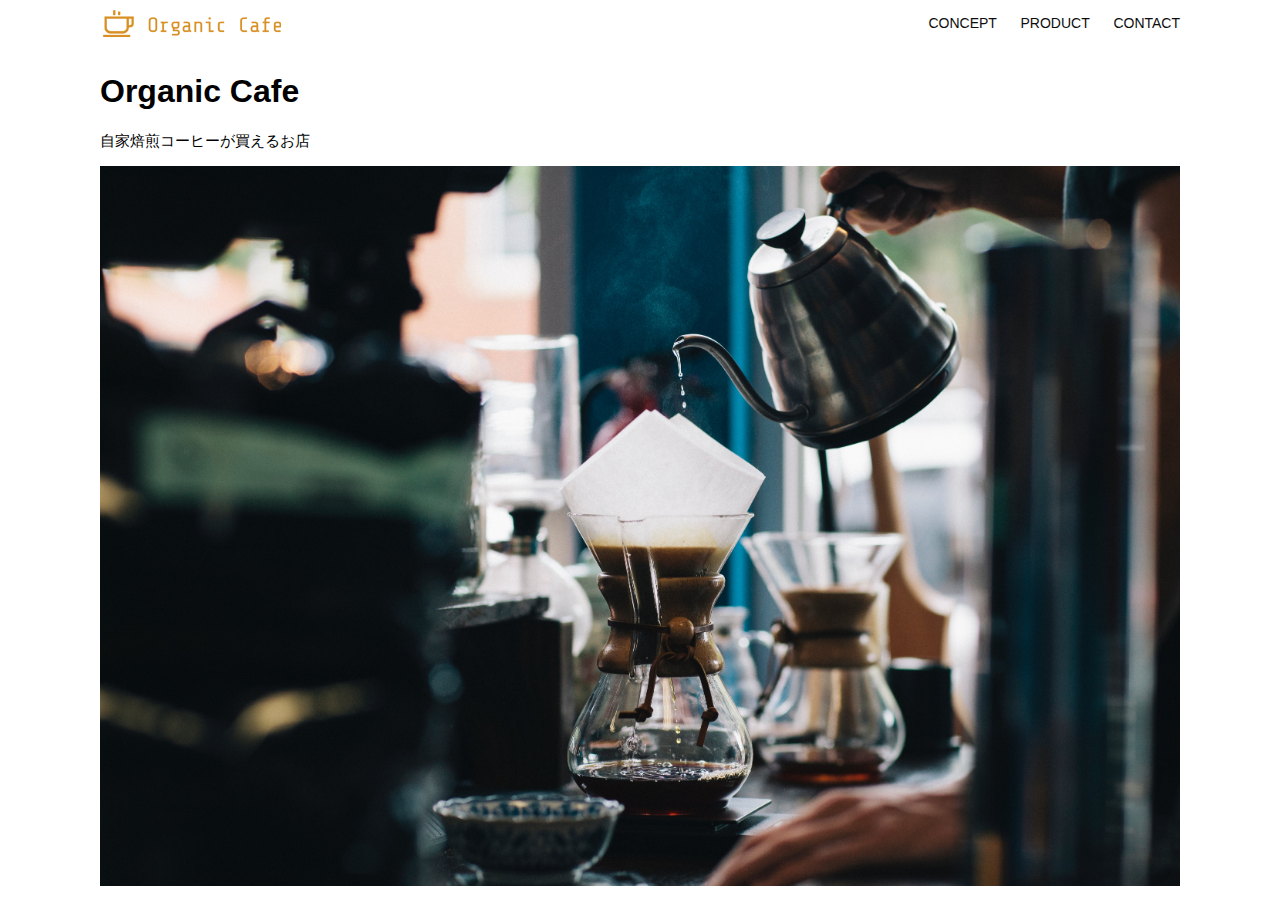
<file: kadai_013/index.html>
<!DOCTYPE html>
<html>
  <head>
    <title>Organic Cafe</title>
    <meta charset="UTF-8" />
    <meta
      name="description"
      content="自家焙煎のコーヒーがお家で楽しめるOrganic Cafe"
    />
    <meta name="viewport" content="width=device-width, initial-scale=1.0" />
    <link rel="stylesheet" href="style.css" />
  </head>
  <body>
    <!-- ヘッダー -->
    <header>
      <!-- ロゴ -->
      <a href="index.html" id="logo"
        ><img src="images/logo.png" alt="トップページに戻る"
      /></a>

      <!-- PC用ナビゲーション -->
      <nav id="nav-pc">
        <a href="index.html#concept">CONCEPT</a>
        <a href="index.html#product">PRODUCT</a>
        <a href="index.html#contact">CONTACT</a>
      </nav>
      
      <img id="menu-sp" src="images/button-menu.png" alt="ナビゲーションを開く" onclick="document.getElementById('nav-sp').style.display = 'block'">

      <nav id="nav-sp">
        <img id="close" src="images/button-close.png" alt="ナビゲーションを閉じる" onclick="document.getElementById('nav-sp').style.display = 'none'">
      
        <a id="logo-sp" href="index.html" onclick="document.getElementById('nav-sp').style.display = 'none'">
          <img src="images/logo-sp.png" alt="トップページに戻る"></a>
      
        <a class="menu" href="index.html#concept" onclick="document.getElementById('nav-sp').style.display = 'none'">CONCEPT</a>
        <a class="menu" href="index.html#product" onclick="document.getElementById('nav-sp').style.display = 'none'">PRODUCT</a>
        <a class="menu" href="index.html#contact" onclick="document.getElementById('nav-sp').style.display = 'none'">CONTACT</a>

      </nav>

    </header>
    <main>
      <article>
        <!-- メインビジュアル -->
        <section id="main-visual">
          <div id="main-message">
            <h1>Organic Cafe</h1>
            <p>自家焙煎コーヒーが買えるお店</p>
          </div>
          <img
            src="images/main-image.jpg"
            alt="コーヒーをハンドドリップで淹れる画像"
          />
        </section>
      </article>
    </main>
  </body>
</html>
</file>
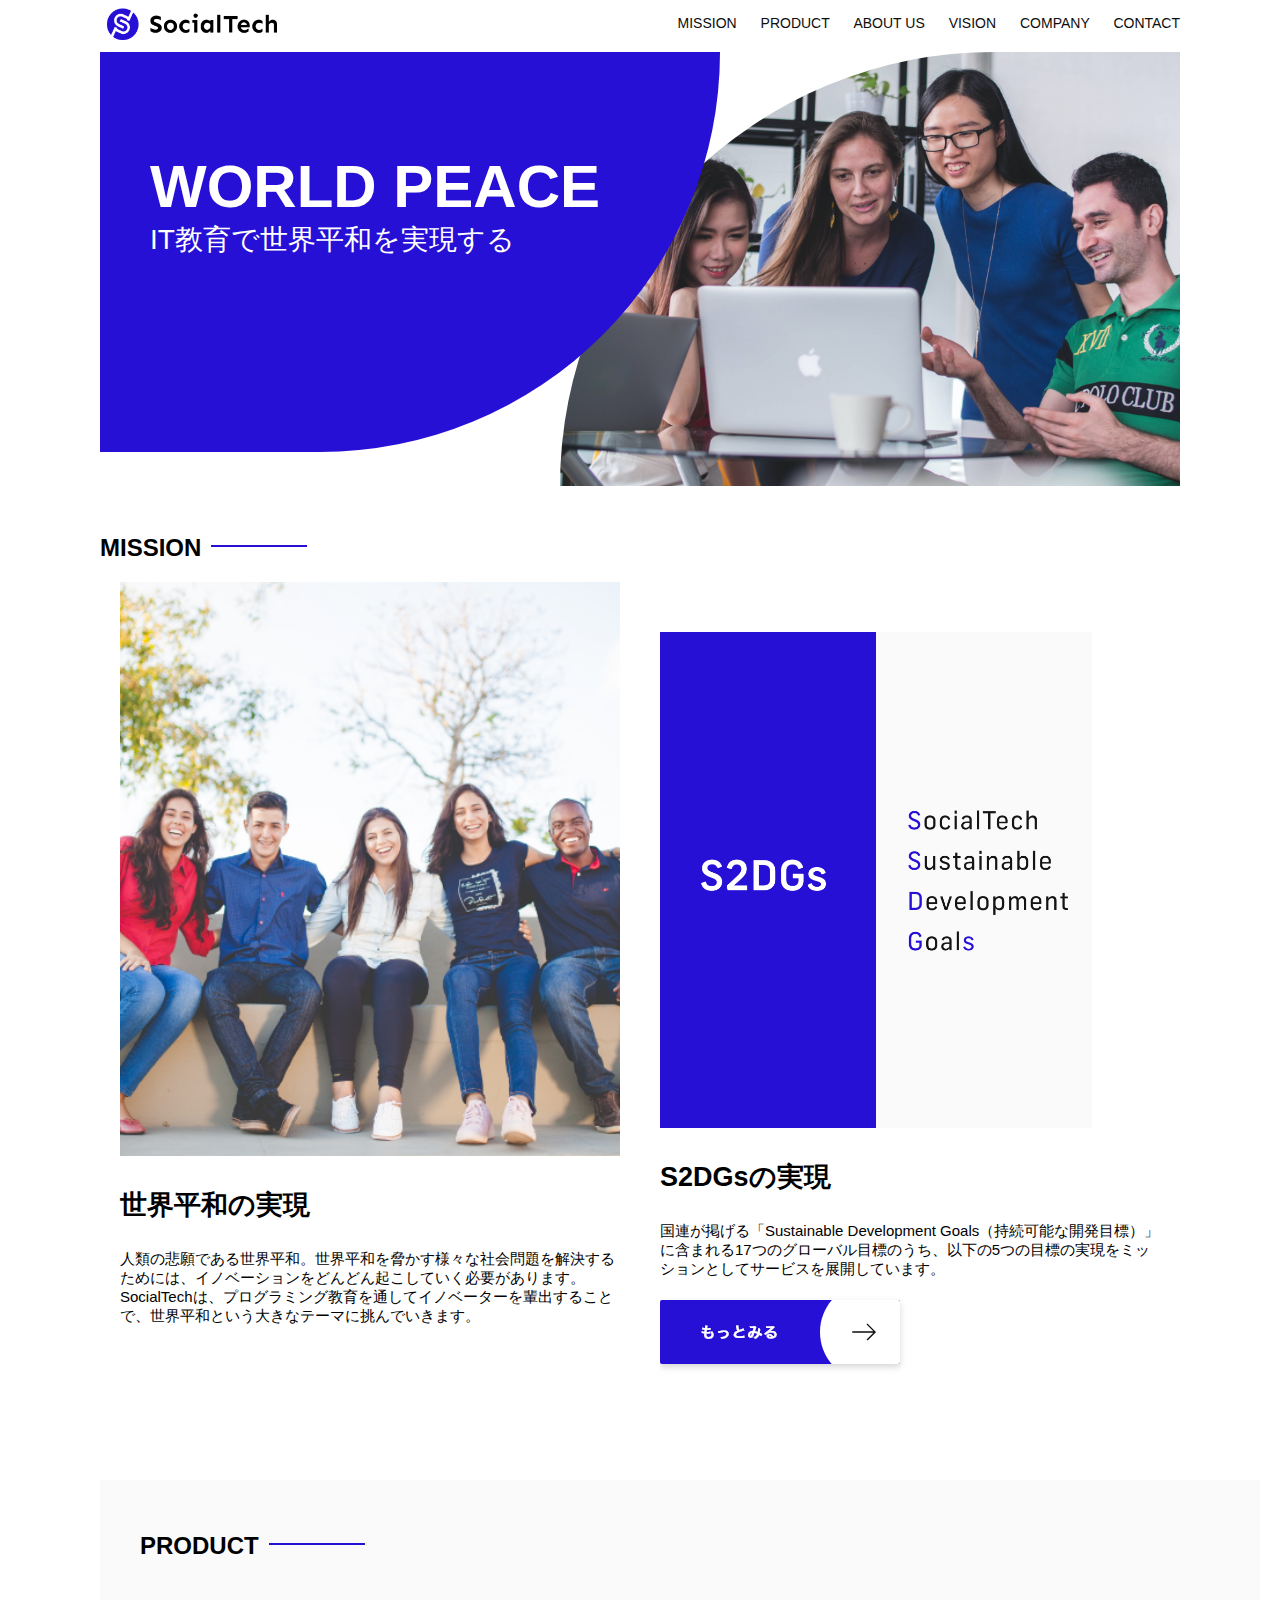
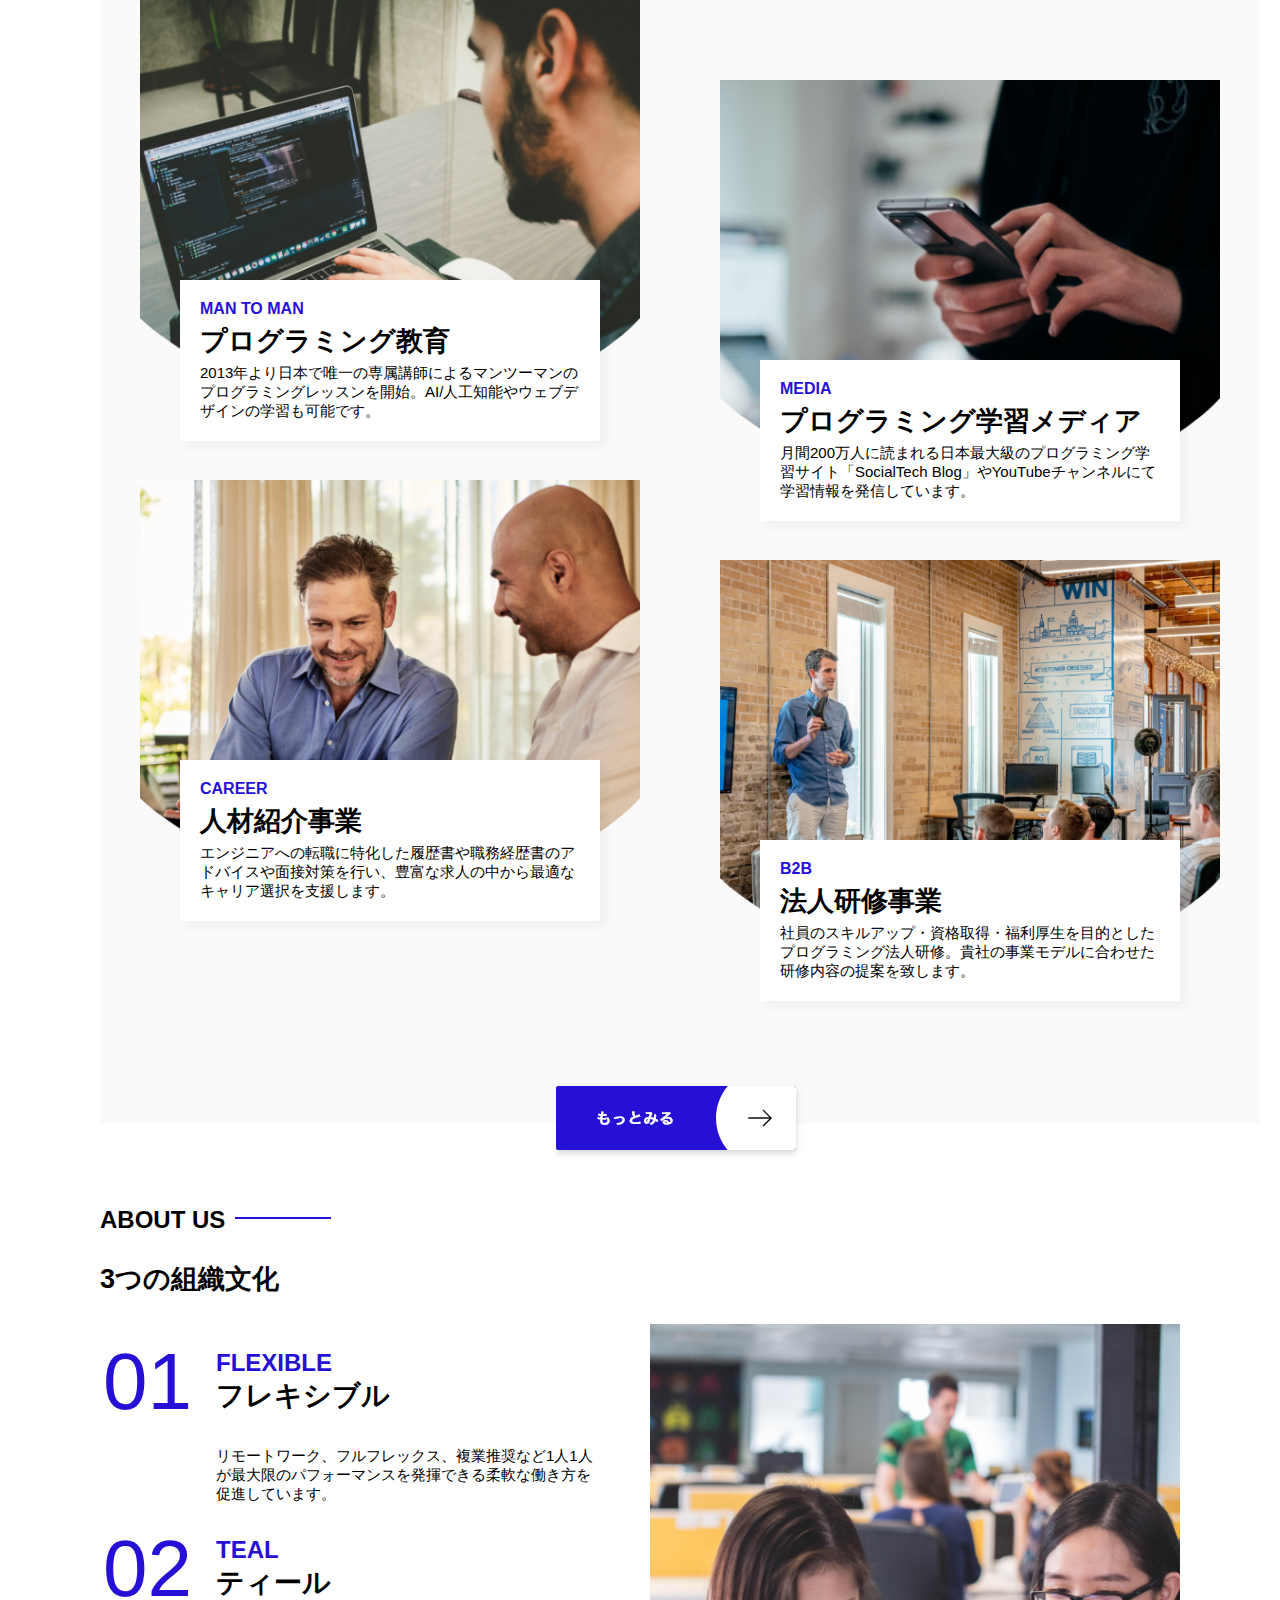
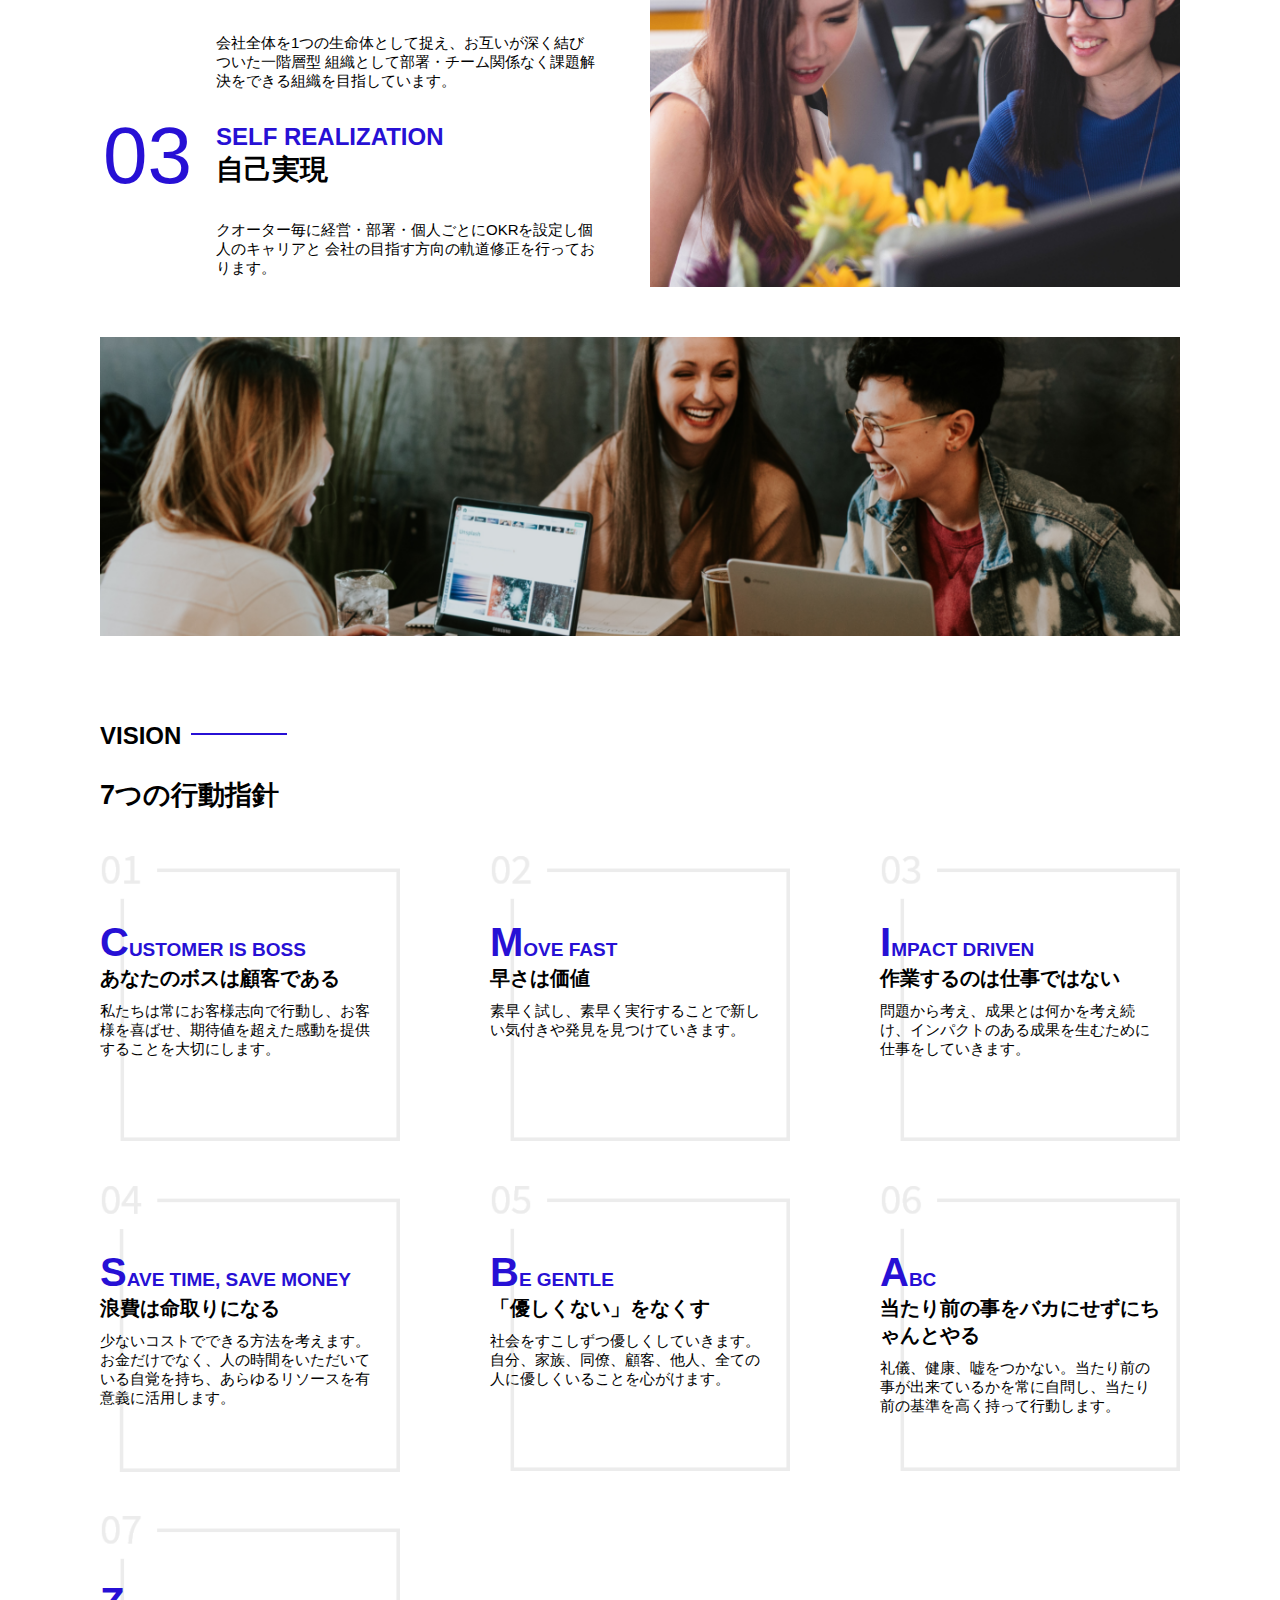
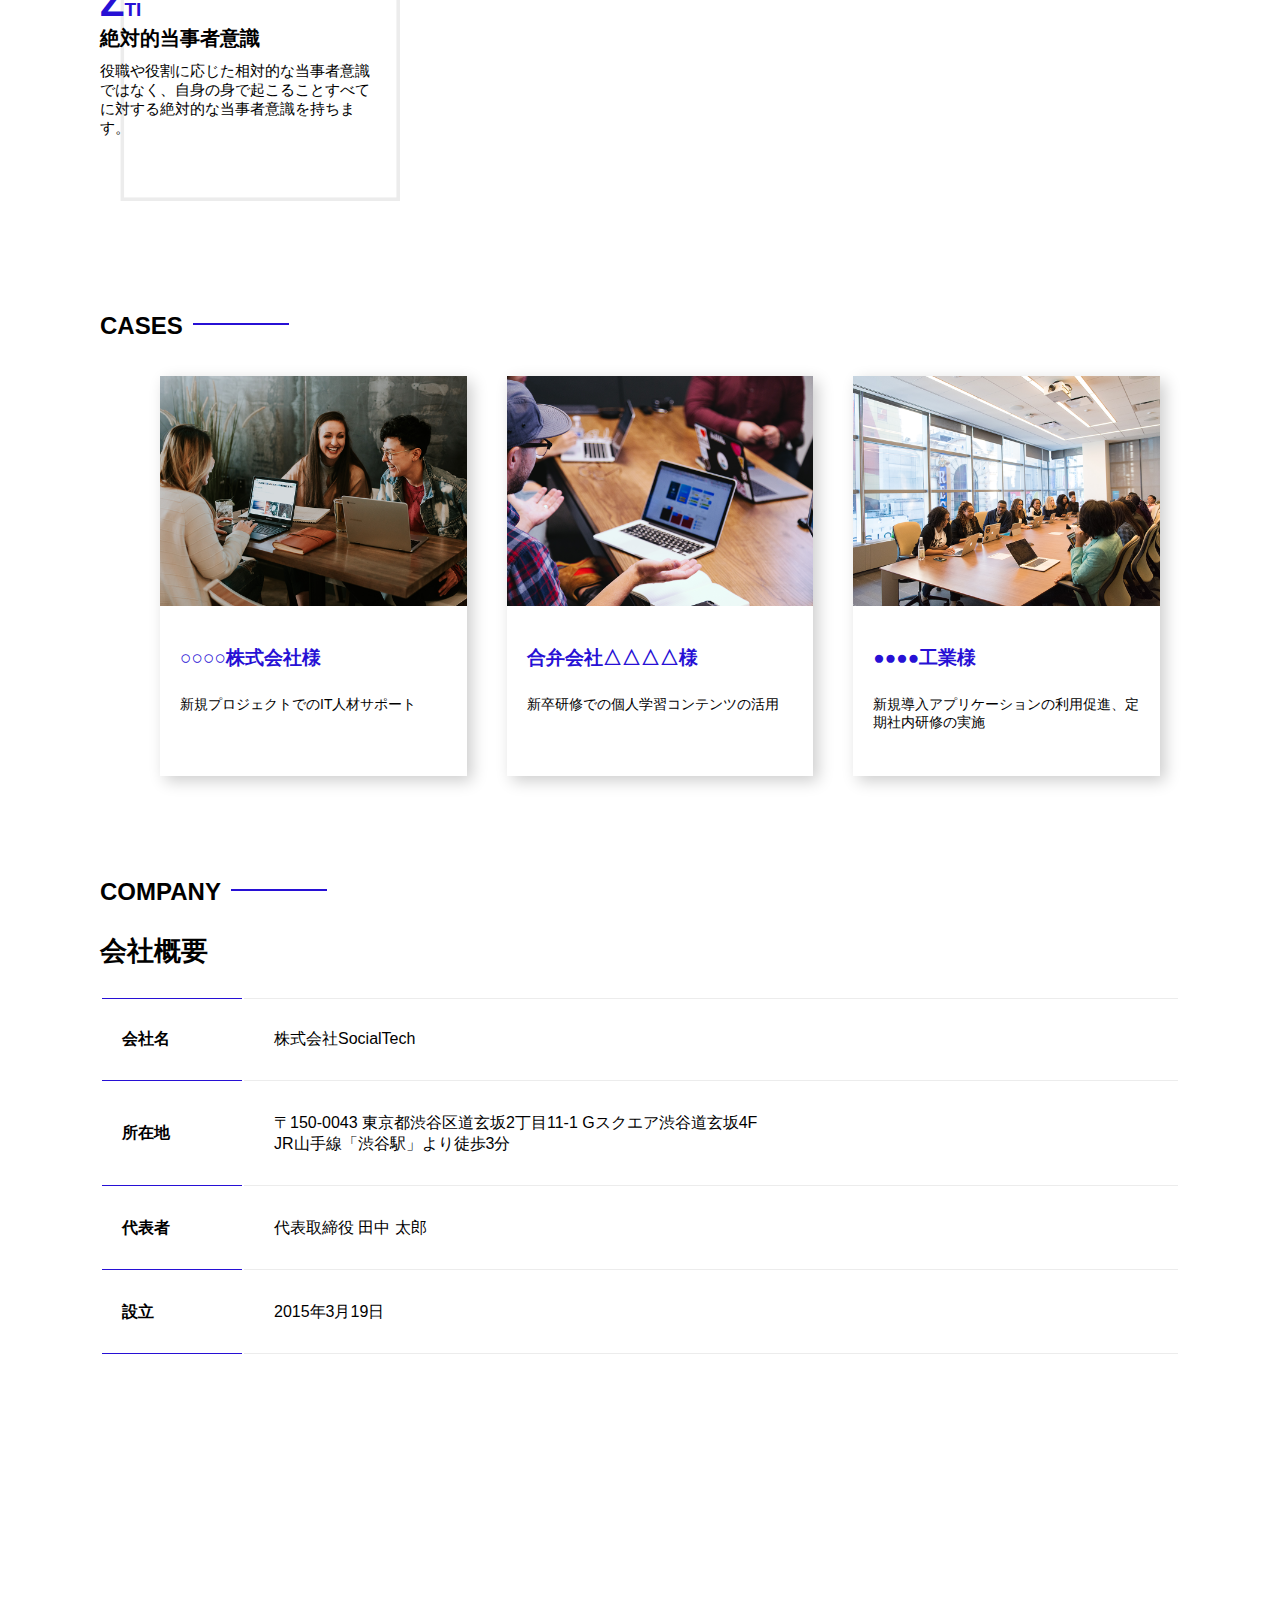
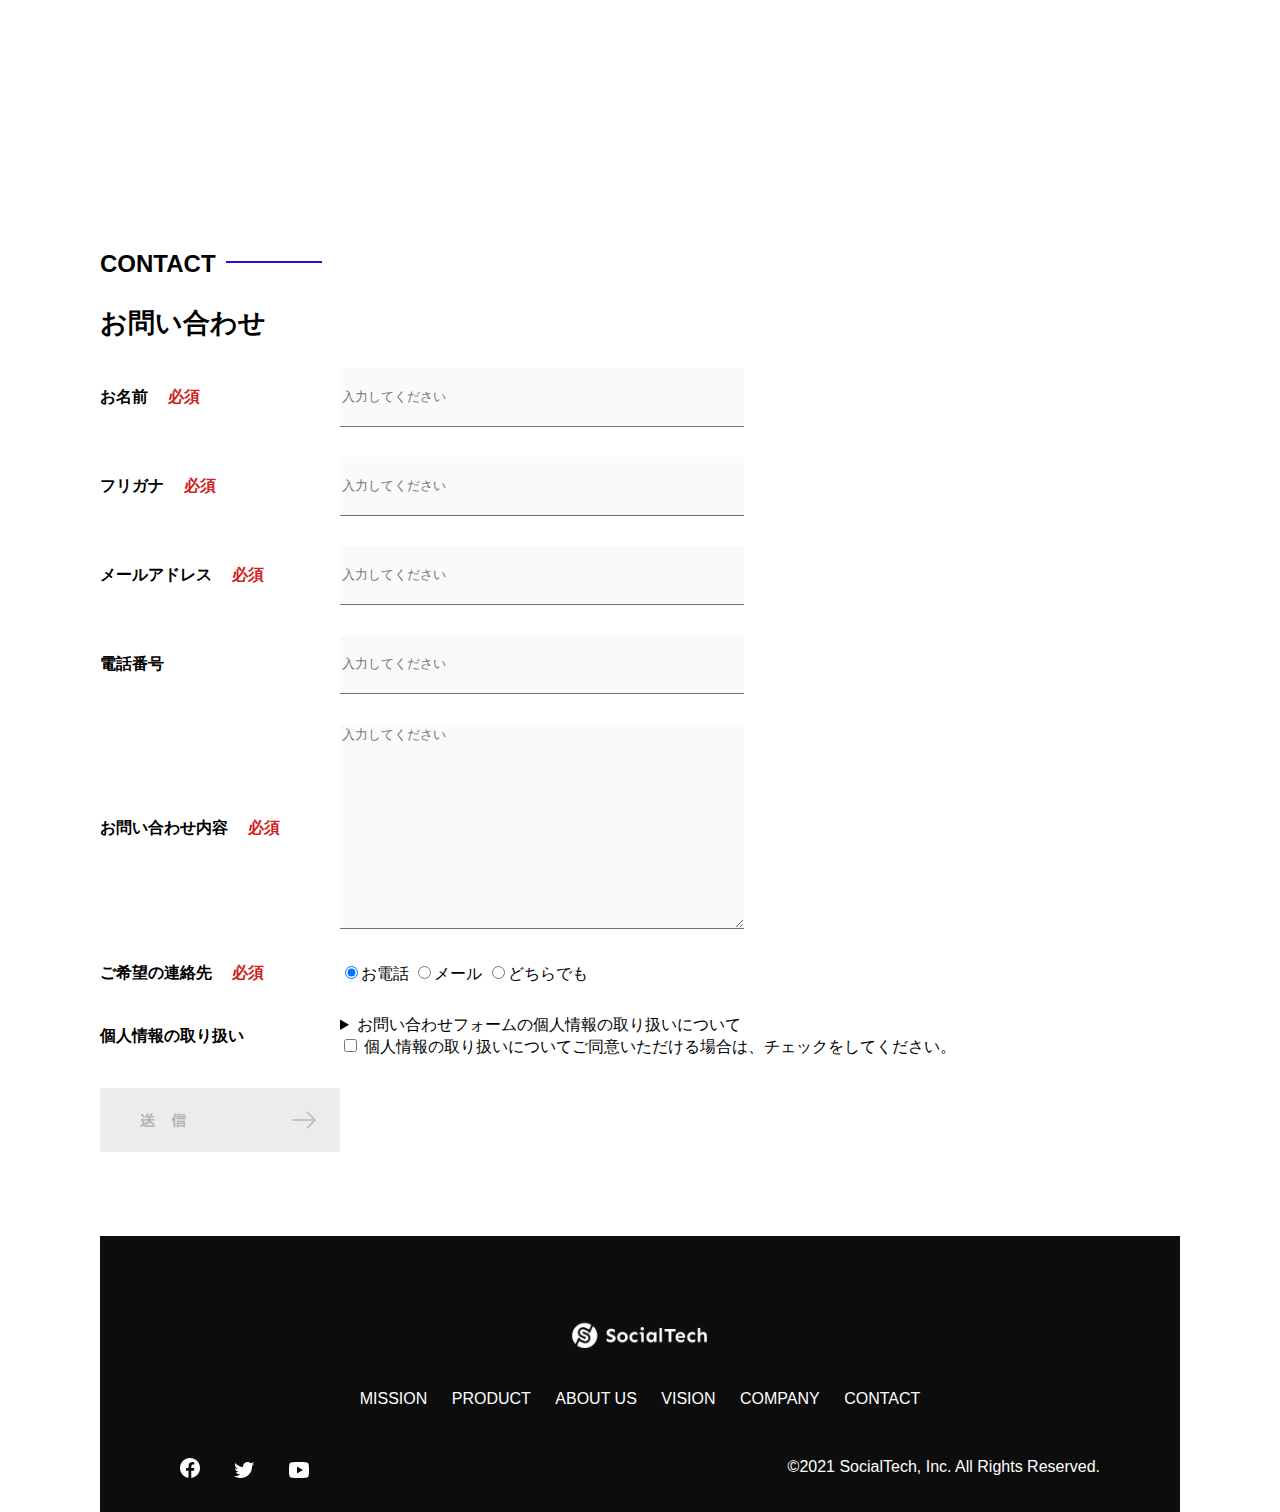
<file: kadai_tutorial_output/index.html>
<!DOCTYPE html>
<html>
  <head>
    <title>SocialTech</title>
    <meta charset="UTF-8" />
    <meta
      name="description"
      content="SocialTechはEdTech業界のリーディングカンパニーを目指します。"
    />
    <meta name="viewport" content="width=device-width, initial-scale=1.0" />
    <link rel="stylesheet" href="style.css" />
  </head>
  <body>
    <!-- ヘッダー -->
    <header>
      <!-- ロゴ -->
      <a href="index.html" id="logo"
        ><img src="images/logo.png" alt="トップページに戻る"
      /></a>

      <!-- PC用ナビゲーション -->
      <nav id="nav-pc">
        <a href="mission.html">MISSION</a>
        <a href="product.html">PRODUCT</a>
        <a href="index.html#aboutus">ABOUT US</a>
        <a href="index.html#vision">VISION</a>
        <a href="index.html#company">COMPANY</a>
        <a href="index.html#contact">CONTACT</a>
      </nav>

      <img id="menu-sp" src="images/button-menu.png" alt="ナビゲーションを開く" onclick="document.getElementById('nav-sp').style.display = 'block'">
  
      <nav id="nav-sp">
        <img id="close" src="images/button-close.png" alt="ナビゲーションを閉じる" onclick="document.getElementById('nav-sp').style.display = 'none'">
        <a id="logo-sp" href="index.html" onclick="document.getElementById('nav-sp').style.display = 'none'"><img
            src="images/logo-sp.png" alt="トップページに戻る"></a>
        <a class="menu" href="mission.html" onclick="document.getElementById('nav-sp').style.display = 'none'">MISSION</a>
        <a class="menu" href="product.html" onclick="document.getElementById('nav-sp').style.display = 'none'">PRODUCT</a>
        <a class="menu" href="index.html#aboutus" onclick="document.getElementById('nav-sp').style.display = 'none'">ABOUT
          US</a>
        <a class="menu" href="index.html#vision"
          onclick="document.getElementById('nav-sp').style.display = 'none'">VISION</a>
        <a class="menu" href="index.html#company"
          onclick="document.getElementById('nav-sp').style.display = 'none'">COMPANY</a>
        <a class="menu" href="index.html#contact"
          onclick="document.getElementById('nav-sp').style.display = 'none'">CONTACT</a>
        <div id="sns">
          <a href="https://www.facebook.com/sejuku2013"><img src="images/button-facebook.png" alt="Facebookのリンク"></a>
          <a href="https://twitter.com/samuraijuku"><img src="images/button-twitter.png" alt="Twitterのリンク"></a>
          <a href="https://www.youtube.com/channel/UCCFOQO5aDK0xXam4cUQXT8g"><img src="images/button-youtube.png" alt="YouTubeのリンク"></a>
        </div>
      </nav>

    </header>
    <main>
      <article>
        <!-- メインビジュアル -->
        <section id="main-visual">
          <div id="main-message">
            <h1>WORLD PEACE</h1>
            <p>IT教育で世界平和を実現する</p>
          </div>
          <img
            src="images/index/index-main.png"
            alt="PCの周りに集まる多国籍の仲間たち"
          />
        </section>
        <!--ミッション-->
        <section id="mission">
          <h2 class="index-h2">MISSION</h2>
          <div id="mission-flex">
            <div>
              <img
                id="mission-photo"
                src="images/index/index-mission.png"
                alt="屋外のベンチで写真を撮影する多国籍の仲間たち"
              />
              <h3>世界平和の実現</h3>
              <p>
                人類の悲願である世界平和。世界平和を脅かす様々な社会問題を解決するためには、イノベーションをどんどん起こしていく必要があります。SocialTechは、プログラミング教育を通してイノベーターを輩出することで、世界平和という大きなテーマに挑んでいきます。
              </p>
            </div>
            <div>
              <img id="s2dgs" src="images/index/s2dgs.png" alt="S2DGs" />
              <h3>S2DGsの実現</h3>
              <p>
                国連が掲げる「Sustainable Development
                Goals（持続可能な開発目標）」に含まれる17つのグローバル目標のうち、以下の5つの目標の実現をミッションとしてサービスを展開しています。
              </p>
              <a href="mission.html">
                <img src="images/button-more.png" alt="もっとみる" />
              </a>
            </div>
          </div>
        </section>
        <!-- プロダクト -->
        <section id="product">
          <h2 class="index-h2">PRODUCT</h2>
          <div>
            <div id="product-left">
              <div>
                <img
                  class="product-photo"
                  src="images/index/index-mantoman.png"
                  alt="PCでコードを書く男性"
                />
                <div class="product-explain">
                  <span>MAN TO MAN</span>
                  <h3>プログラミング教育</h3>
                  <p>
                    2013年より日本で唯一の専属講師によるマンツーマンのプログラミングレッスンを開始。AI/人工知能やウェブデザインの学習も可能です。
                  </p>
                </div>
              </div>
              <div>
                <img
                  class="product-photo"
                  src="images/index/index-career.png"
                  alt="笑顔で話し合う2人の男性"
                />
                <div class="product-explain">
                  <span>CAREER</span>
                  <h3>人材紹介事業</h3>
                  <p>
                    エンジニアへの転職に特化した履歴書や職務経歴書のアドバイスや面接対策を行い、豊富な求人の中から最適なキャリア選択を支援します。
                  </p>
                </div>
              </div>
            </div>
            <div id="product-right">
              <div>
                <img
                  class="product-photo"
                  src="images/index/index-media.png"
                  alt="スマートフォンを操作する人"
                />
                <div class="product-explain">
                  <span>MEDIA</span>
                  <h3>プログラミング学習メディア</h3>
                  <p>
                    月間200万人に読まれる日本最大級のプログラミング学習サイト「SocialTech
                    Blog」やYouTubeチャンネルにて学習情報を発信しています。
                  </p>
                </div>
              </div>
              <div>
                <img
                  class="product-photo"
                  src="images/index/index-b2b.png"
                  alt="講演中の男性とそれを聴く人々"
                />
                <div class="product-explain">
                  <span>B2B</span>
                  <h3>法人研修事業</h3>
                  <p>
                    社員のスキルアップ・資格取得・福利厚生を目的としたプログラミング法人研修。貴社の事業モデルに合わせた研修内容の提案を致します。
                  </p>
                </div>
              </div>
            </div>
          </div>
          <div>
            <a id="product-more" href="product.html">
              <img src="images/button-more.png" alt="もっとみる" />
            </a>
          </div>
        </section>
        <!---ABOUT US-->
        <section id="aboutus">
          <h2 class="index-h2">ABOUT US</h2>
          <h3>3つの組織文化</h3>
          <div>
            <table class="culture-table">
              <tr>
                <td>
                  <span class="culture-num">01</span>
                </td>
                <td>
                  <span class="culture-en">FLEXIBLE</span>
                  <span class="culture-jp">フレキシブル</span>
                </td>
              </tr>
              <tr>
                <td>
                  <!--空のセル-->
                </td>
                <td>
                  <p class="culture-description">
                    リモートワーク、フルフレックス、複業推奨など1人1人が最大限のパフォーマンスを発揮できる柔軟な働き方を促進しています。
                  </p>
                </td>
              </tr>
              <tr>
                <td>
                  <span class="culture-num">02</span>
                </td>
                <td>
                  <span class="culture-en">TEAL</span>
                  <span class="culture-jp">ティール</span>
                </td>
              </tr>
              <tr>
                <td>
                  <!--空のセル-->
                </td>
                <td>
                  <p class="culture-description">
                    会社全体を1つの生命体として捉え、お互いが深く結びついた一階層型
                    組織として部署・チーム関係なく課題解決をできる組織を目指しています。
                  </p>
                </td>
              </tr>
              <tr>
                <td>
                  <span class="culture-num">03</span>
                </td>
                <td>
                  <span class="culture-en">SELF REALIZATION</span>
                  <span class="culture-jp">自己実現</span>
                </td>
              </tr>
              <tr>
                <td>
                  <!--空のセル-->
                </td>
                <td>
                  <p class="culture-description">
                    クオーター毎に経営・部署・個人ごとにOKRを設定し個人のキャリアと
                    会社の目指す方向の軌道修正を行っております。
                  </p>
                </td>
              </tr>
            </table>
            <img
              class="culture-img"
              src="images/index/index-aboutus1.png"
              alt="笑顔で話し合う2人の女性"
            />
          </div>
          <img
            class="culture-img2"
            src="images/index/index-aboutus2.png"
            alt="笑顔で話し合う3人の男女"
          />
        </section>
        <!-- VISION -->
        <section id="vision">
          <h2 class="index-h2">VISION</h2>
          <h3>7つの行動指針</h3>
          <div>
            <div class="vision-box">
              <img src="images/index/vision-01.png" alt="01" />
              <span>
                <h4>CUSTOMER IS BOSS</h4>
                <h5>あなたのボスは顧客である</h5>
                <p>
                  私たちは常にお客様志向で行動し、お客様を喜ばせ、期待値を超えた感動を提供することを大切にします。
                </p>
              </span>
            </div>
            <div class="vision-box">
              <img src="images/index/vision-02.png" alt="02" />
              <span>
                <h4>MOVE FAST</h4>
                <h5>早さは価値</h5>
                <p>
                  素早く試し、素早く実行することで新しい気付きや発見を見つけていきます。
                </p>
              </span>
            </div>
            <div class="vision-box">
              <img src="images/index/vision-03.png" alt="03" />
              <span>
                <h4>IMPACT DRIVEN</h4>
                <h5>作業するのは仕事ではない</h5>
                <p>
                  問題から考え、成果とは何かを考え続け、インパクトのある成果を生むために仕事をしていきます。
                </p>
              </span>
            </div>
            <div class="vision-box">
              <img src="images/index/vision-04.png" alt="04" />
              <span>
                <h4>SAVE TIME, SAVE MONEY</h4>
                <h5>浪費は命取りになる</h5>
                <p>
                  少ないコストでできる方法を考えます。お金だけでなく、人の時間をいただいている自覚を持ち、あらゆるリソースを有意義に活用します。
                </p>
              </span>
            </div>
            <div class="vision-box">
              <img src="images/index/vision-05.png" alt="05" />
              <span>
                <h4>BE GENTLE</h4>
                <h5>「優しくない」をなくす</h5>
                <p>
                  社会をすこしずつ優しくしていきます。自分、家族、同僚、顧客、他人、全ての人に優しくいることを心がけます。
                </p>
              </span>
            </div>
            <div class="vision-box">
              <img src="images/index/vision-06.png" alt="06" />
              <span>
                <h4>ABC</h4>
                <h5>当たり前の事をバカにせずにちゃんとやる</h5>
                <p>
                  礼儀、健康、嘘をつかない。当たり前の事が出来ているかを常に自問し、当たり前の基準を高く持って行動します。
                </p>
              </span>
            </div>
            <div class="vision-box">
              <img src="images/index/vision-07.png" alt="07" />
              <span>
                <h4>ZTI</h4>
                <h5>絶対的当事者意識</h5>
                <p>
                  役職や役割に応じた相対的な当事者意識ではなく、自身の身で起こることすべてに対する絶対的な当事者意識を持ちます。
                </p>
              </span>
            </div>
          </div>
        </section>
        <!-- CASES -->

        <section id="cases">
          <h2 class="index-h2">CASES</h2>
          <ul>
            <li class="case-card">
              <img
                class="case-img"
                src="images/index/case-1.png"
                alt="仲良く語り合う3人"
              >
              <div class="case-info">
                <h4 class="case-name">○○○○株式会社様</h4>
                <p class="case-content">新規プロジェクトでのIT人材サポート</p>
              </div>
            </li>
            <li class="case-card">
              <img
                class="case-img"
                src="images/index/case-2.png"
                alt="PCでコンテンツを見る"
              >
              <div class="case-info">
                <h4 class="case-name">合弁会社△△△△様</h4>
                <p class="case-content">新卒研修での個人学習コンテンツの活用</p>
              </div>
            </li>
            <li class="case-card">
              <img
                class="case-img"
                src="images/index/case-3.png"
                alt="社内研修中の会議室"
              >
              <div class="case-info">
                <h4 class="case-name">●●●●工業様</h4>
                <p class="case-content">
                  新規導入アプリケーションの利用促進、定期社内研修の実施
                </p>
              </div>
            </li>
          </ul>
        </section>

        <!-- COMPANY -->
        <section id="company">
          <h2 class="index-h2">COMPANY</h2>
          <h3>会社概要</h3>
          <table id="company-table">
            <tr>
              <th class="tableheader-first">会社名</th>
              <td class="cell-first">株式会社SocialTech</td>
            </tr>
            <tr>
              <th class="tableheader">所在地</th>
              <td class="cell">
                〒150-0043 東京都渋谷区道玄坂2丁目11-1 Gスクエア渋谷道玄坂4F<br />JR山手線「渋谷駅」より徒歩3分
              </td>
            </tr>
            <tr>
              <th class="tableheader">代表者</th>
              <td class="cell">代表取締役 田中 太郎</td>
            </tr>
            <tr>
              <th class="tableheader">設立</th>
              <td class="cell">2015年3月19日</td>
            </tr>
          </table>
          <iframe
            src="https://www.google.com/maps/embed?pb=!1m18!1m12!1m3!1d3241.7759544892483!2d139.69399665123464!3d35.65789123876098!2m3!1f0!2f0!3f0!3m2!1i1024!2i768!4f13.1!3m3!1m2!1s0x60188caa0042e8d1%3A0xba130bea826a7aa2!2z44CSMTUwLTAwNDMg5p2x5Lqs6YO95riL6LC35Yy66YGT546E5Z2C77yS5LiB55uu77yR77yR4oiS77yR!5e0!3m2!1sja!2sjp!4v1636872991912!5m2!1sja!2sjp"
            style="border: 0"
            allowfullscreen=""
            loading="lazy"
          >
          </iframe>
        </section>
        <!-- お問い合わせフォーム -->
        <section id="contact">
          <h2 class="index-h2">CONTACT</h2>
          <h3>お問い合わせ</h3>
          <form>
            <div>
              <div class="contact-heading">
                <label class="contact-label"
                  >お名前<span class="contact-span">必須</span></label
                >
              </div>
              <div class="contact-form">
                <input
                  type="text"
                  name="name"
                  placeholder="入力してください"
                  class="contact-textbox"
                />
              </div>
            </div>
            <div>
              <div class="contact-heading">
                <label class="contact-label"
                  >フリガナ<span class="contact-span">必須</span></label
                >
              </div>
              <div>
                <input
                  type="text"
                  name="hurigana"
                  placeholder="入力してください"
                  class="contact-textbox"
                />
              </div>
            </div>
            <div>
              <div class="contact-heading">
                <label class="contact-label"
                  >メールアドレス<span class="contact-span">必須</span></label
                >
              </div>
              <div>
                <input
                  type="text"
                  name="email"
                  placeholder="入力してください"
                  class="contact-textbox"
                />
              </div>
            </div>
            <div>
              <div class="contact-heading">
                <label class="contact-label">電話番号</label>
              </div>
              <div>
                <input
                  type="text"
                  name="tel"
                  placeholder="入力してください"
                  class="contact-textbox"
                />
              </div>
            </div>
            <div>
              <div class="contact-heading">
                <label class="contact-label"
                  >お問い合わせ内容<span class="contact-span">必須</span></label
                >
              </div>
              <div>
                <textarea
                  class="contact-textarea"
                  placeholder="入力してください"
                  name="message"
                ></textarea>
              </div>
            </div>
            <div>
              <div class="contact-heading">
                <label class="contact-label"
                  >ご希望の連絡先<span class="contact-span">必須</span></label
                >
              </div>
              <div>
                <input
                  class="radiobutton"
                  type="radio"
                  value="tel"
                  name="contact"
                  checked
                /><label>お電話</label>
                <input
                  class="radiobutton"
                  type="radio"
                  value="mail"
                  name="contact"
                /><label>メール</label>
                <input
                  class="radiobutton"
                  type="radio"
                  value="both"
                  name="contact"
                /><label>どちらでも</label>
              </div>
            </div>
            <div>
              <div class="contact-heading">
                <label class="contact-label">個人情報の取り扱い</label>
              </div>
              <div>
                <details>
                  <summary>
                    お問い合わせフォームの個人情報の取り扱いについて
                  </summary>
                  <div>
                    <span>１．組織の名称又は氏名</span><br />
                    株式会社SocialTech<br /><br />
                    <span
                      >２．個人情報保護管理者（若しくはその代理人）の氏名又は職名、所属及び連絡先
                      鈴木 一郎 コーポレート部</span
                    ><br />
                    メールアドレス：support@socialtech.net<br />
                    TEL：03-xxxx-xxxx<br />
                    <span>３．個人情報の利用目的</span><br />
                    ・本サービス及び本サービスに関連する情報の提供又はそれらに関する連絡のため<br />
                    ・ユーザーの本人確認のため<br />
                    ・当社サービスのご案内のため<br />
                    ・当社の商品等の広告または宣伝（電子メールによるものを含むものとします。）<br /><br />
                    <span>４．個人情報の取り扱い業務の委託</span><br />
                    個人情報の取扱業務の全部または一部を外部に業務委託する場合があります。<br />
                    その際、弊社は、個人情報を適切に保護できる管理体制を敷き実行していることを条件として<br />
                    委託先を厳選したうえで、機密保持契約を委託先と締結し、お客様の個人情報を厳密に管理させます。<br /><br />
                    <span>５．個人情報の開示等の請求</span><br />
                    お客様は、弊社に対してご自身の個人情報の開示等（利用目的の通知、開示、内容の訂正・追加・削除、利用の停止または消去、第三者への提供の停止）に関して、当社問合わせ窓口に申し出ることができます。<br />
                    その際、弊社はお客様ご本人を確認させていただいたうえで、合理的な期間内に対応いたします。<br /><br />
                    なお、個人情報に関する弊社問合わせ先は、次の通りです。<br /><br />
                    株式会社SocialTech　個人情報問合せ窓口<br />
                    〒150-0043　東京都渋谷区道玄坂2丁目11-1 Ｇスクエア渋谷道玄坂
                    4F<br />
                    メールアドレス：support@socialtech.net　TEL：03-xxxx-xxxx<br /><br />
                    <span>６．個人情報を提供されることの任意性について</span
                    ><br /><br />
                    お客様がご自身の個人情報を弊社に提供されるか否かは、お客様のご判断によりますが、もしご提供されない場合には、適切なサービスが提供できない場合がありますので予めご了承ください。
                  </div>
                </details>
                <input type="checkbox" name="agree" />
                <span
                  >個人情報の取り扱いについてご同意いただける場合は、チェックをしてください。</span
                >
              </div>
            </div>
            <input
              type="image"
              value="Submit"
              src="images/button-submit.png"
              alt="送信する"
            />
          </form>
        </section>
      </article>
      <footer>
        <div id="footer-logo">
          <img src="images/logo-sp.png" alt="SocialTech" />
        </div>
        <div id="footer-link">
          <a href="mission.html">MISSION</a>
          <a href="product.html">PRODUCT</a>
          <a href="index.html#aboutus">ABOUT US</a>
          <a href="index.html#vision">VISION</a>
          <a href="index.html#company">COMPANY</a>
          <a href="index.html#contact">CONTACT</a>
        </div>
        <div id="sns-footer">
          <a href="https://www.facebook.com/sejuku2013"
            ><img src="images/button-facebook.png" alt="Facebookのリンク"
          /></a>
          <a href="https://twitter.com/samuraijuku"
            ><img src="images/button-twitter.png" alt="Twitterのリンク"
          /></a>
          <a href="https://www.youtube.com/channel/UCCFOQO5aDK0xXam4cUQXT8g"
            ><img src="images/button-youtube.png" alt="YouTubeのリンク"
          /></a>
          <span id="copyright"
            >&copy;2021 SocialTech, Inc. All Rights Reserved.
          </span>
        </div>
      </footer>
    </main>
  </body>
</html>
</file>
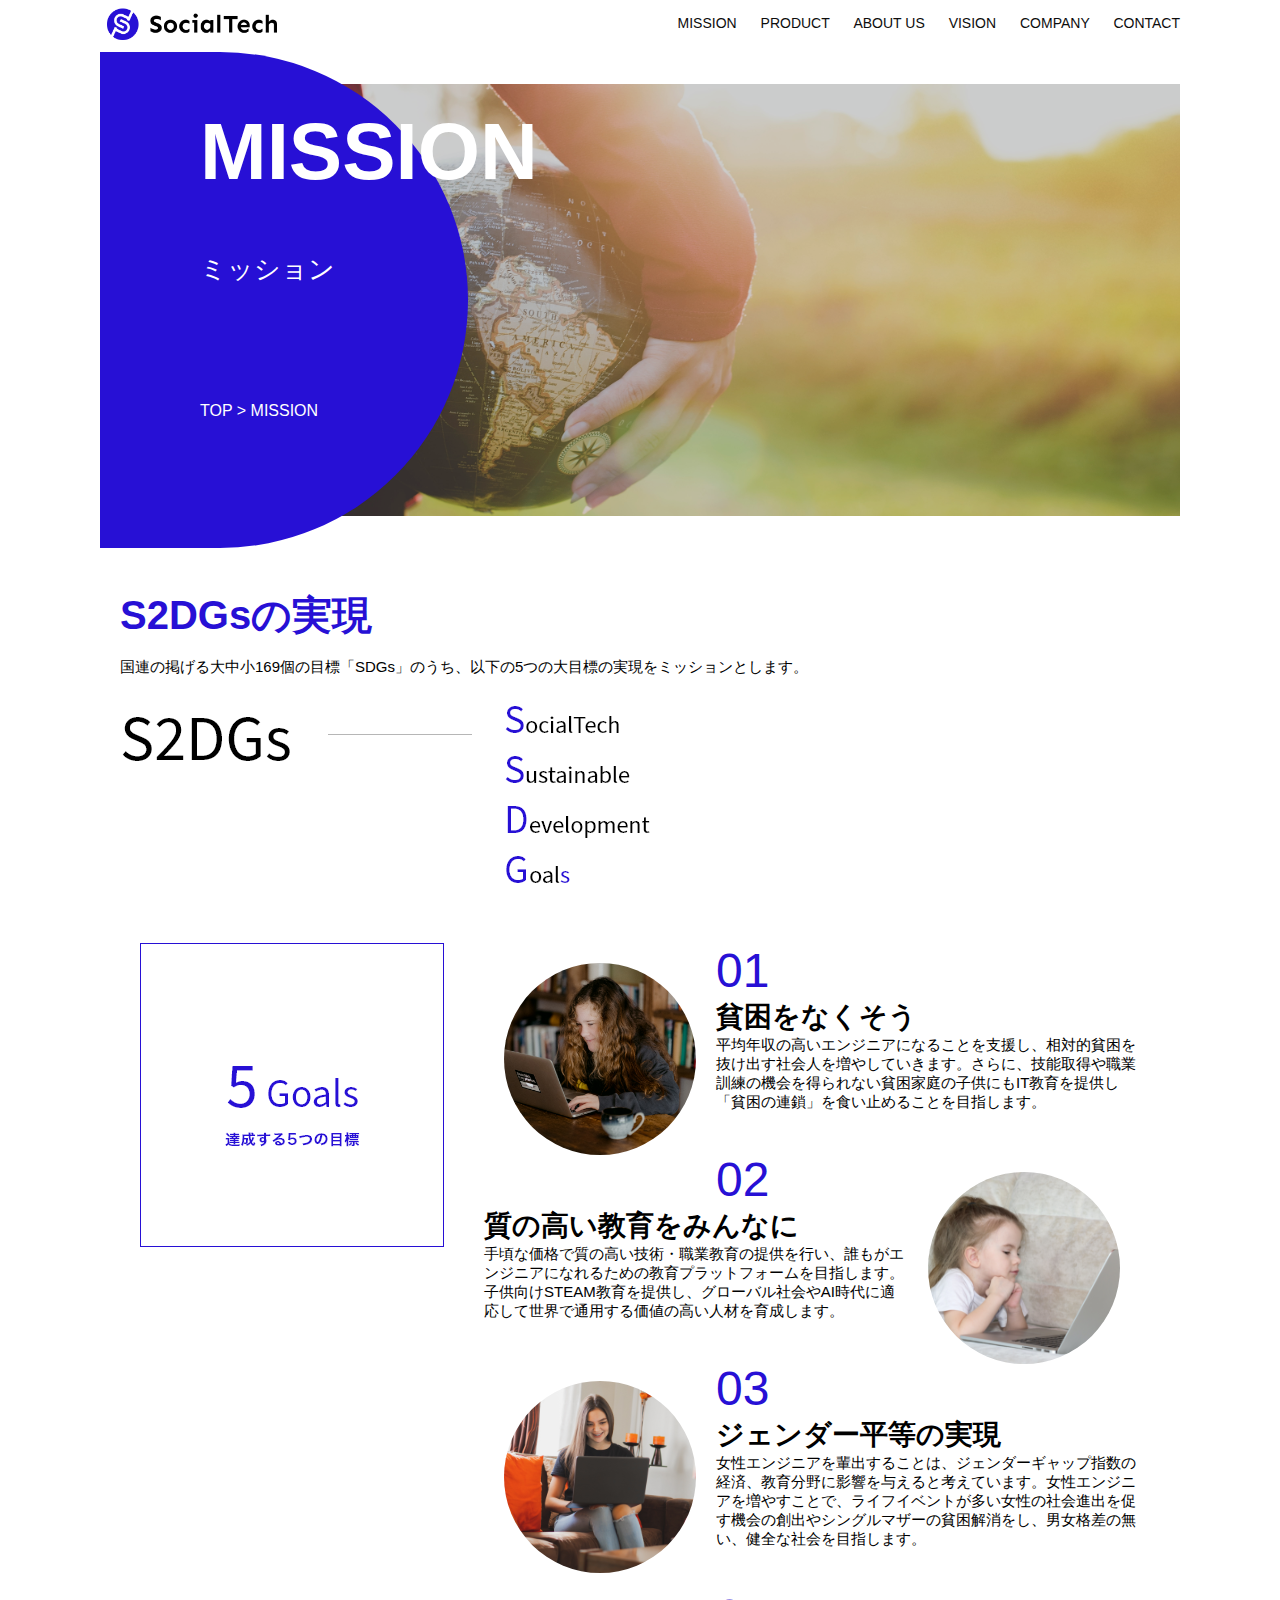
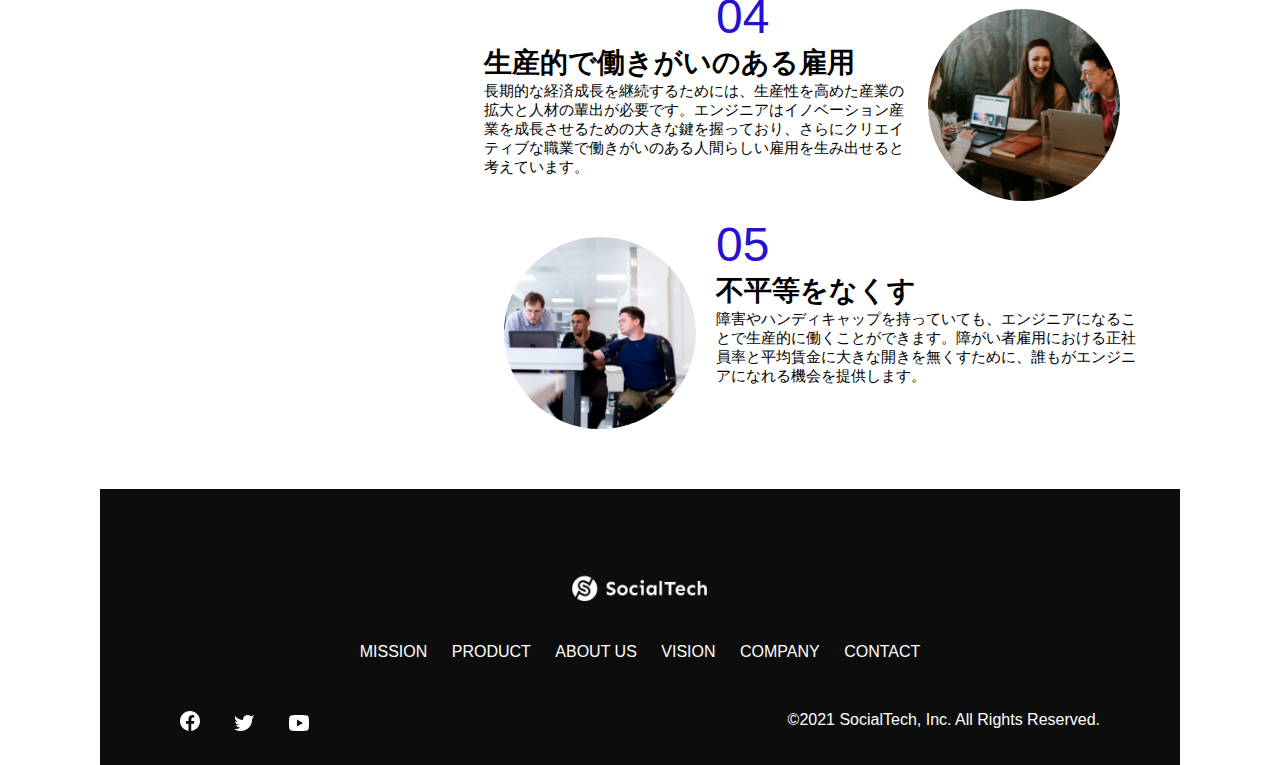
<file: kadai_tutorial_output/mission.html>
<!DOCTYPE html>
  <html>
  <head>
    <title>SocialTech - MISSION ミッション -</title>
    <meta charset="UTF-8">
    <meta name="description" content="SocialTechが目指す5つの目標（S2DGs）を紹介します">
    <meta name="viewport" content="width=device-width, initial-scale=1.0">
    <link rel="stylesheet" href="style.css">
  </head>
 
  <body>
    <!-- ヘッダー -->
    <header>
      <!-- ロゴ -->
      <a href="index.html" id="logo"><img src="images/logo.png" alt="トップページに戻る"></a>
  
      <!-- PC用ナビゲーション -->
      <nav id="nav-pc">
        <a href="mission.html">MISSION</a>
        <a href="product.html">PRODUCT</a>
        <a href="index.html#aboutus">ABOUT US</a>
        <a href="index.html#vision">VISION</a>
        <a href="index.html#company">COMPANY</a>
        <a href="index.html#contact">CONTACT</a>
      </nav>
  
      <!-- スマホ用メニューボタン -->
      <img id="menu-sp" src="images/button-menu.png" alt="ナビゲーションを開く" onclick="document.getElementById('nav-sp').style.display = 'block'">
  
      <!-- スマホ用ナビゲーション -->
      <nav id="nav-sp">
        <img id="close" src="images/button-close.png" alt="ナビゲーションを閉じる" onclick="document.getElementById('nav-sp').style.display = 'none'">
        <a id="logo-sp" href="index.html" onclick="document.getElementById('nav-sp').style.display = 'none'"><img
            src="images/logo-sp.png" alt="トップページに戻る"></a>
        <a class="menu" href="mission.html" onclick="document.getElementById('nav-sp').style.display = 'none'">MISSION</a>
        <a class="menu" href="product.html" onclick="document.getElementById('nav-sp').style.display = 'none'">PRODUCT</a>
        <a class="menu" href="index.html#aboutus" onclick="document.getElementById('nav-sp').style.display = 'none'">ABOUT
          US</a>
        <a class="menu" href="index.html#vision"
          onclick="document.getElementById('nav-sp').style.display = 'none'">VISION</a>
        <a class="menu" href="index.html#company"
          onclick="document.getElementById('nav-sp').style.display = 'none'">COMPANY</a>
        <a class="menu" href="index.html#contact"
          onclick="document.getElementById('nav-sp').style.display = 'none'">CONTACT</a>
        <div id="sns">
          <a href="https://www.facebook.com/sejuku2013"><img src="images/button-facebook.png" alt="Facebookのリンク"></a>
          <a href="https://twitter.com/samuraijuku"><img src="images/button-twitter.png" alt="Twitterのリンク"></a>
          <a href="https://www.youtube.com/channel/UCCFOQO5aDK0xXam4cUQXT8g"><img src="images/button-youtube.png" alt="YouTubeのリンク"></a>
        </div>
      </nav>
    </header>
    <main>
      <article>
        <section id="mission-main">
          <div id="mission-title">
            <h1>MISSION</h1>
            <span>ミッション</span>
            <div>TOP > MISSION</div>
          </div>
        </section>

        <section id="mission-s2dgs">
          <h2 class="mission-h2">S2DGsの実現</h2>
          <p>国連の掲げる大中小169個の目標「SDGs」のうち、以下の5つの大目標の実現をミッションとします。</p>
          <img src="images/mission/mission-s2dgs.png" alt="S2DGs">
        </section>

        <section id="mission-5goals">
          <div>
            <img id="s2dgs-image" src="images/mission/mission-5goals.png" alt="5Goals">
          </div>

          <div>
            <div>
              <img class="fivegoals-image-left" src="images/mission/mission-5goals01.png" alt="PCを操作する女の子">
              <span class="fivegoals-number">01</span>
              <h3 class="fivegoals-h3">貧困をなくそう</h3>
              <p class="fivegoals-p">
                平均年収の高いエンジニアになることを支援し、相対的貧困を抜け出す社会人を増やしていきます。さらに、技能取得や職業訓練の機会を得られない貧困家庭の子供にもIT教育を提供し「貧困の連鎖」を食い止めることを目指します。
              </p>
            </div>
    
            <div>
              <img class="fivegoals-image-right" src="images/mission/mission-5goals02.png" alt="PCを見つめる小さい女の子">
              <span class="fivegoals-number">02</span>
              <h3 class="fivegoals-h3">質の高い教育をみんなに</h3>
              <p class="fivegoals-p">
                手頃な価格で質の高い技術・職業教育の提供を行い、誰もがエンジニアになれるための教育プラットフォームを目指します。子供向けSTEAM教育を提供し、グローバル社会やAI時代に適応して世界で通用する価値の高い人材を育成します。
              </p>
            </div>
    
            <div>
              <img class="fivegoals-image-left" src="images/mission/mission-5goals03.png" alt="PCを操作する女性">
              <span class="fivegoals-number">03</span>
              <h3 class="fivegoals-h3">ジェンダー平等の実現</h3>
              <p class="fivegoals-p">
                女性エンジニアを輩出することは、ジェンダーギャップ指数の経済、教育分野に影響を与えると考えています。女性エンジニアを増やすことで、ライフイベントが多い女性の社会進出を促す機会の創出やシングルマザーの貧困解消をし、男女格差の無い、健全な社会を目指します。
              </p>
            </div>
    
            <div>
              <img class="fivegoals-image-right" src="images/mission/mission-5goals04.png" alt="笑顔で話し合う3人の男女">
              <span class="fivegoals-number">04</span>
              <h3 class="fivegoals-h3">生産的で働きがいのある雇用</h3>
              <p class="fivegoals-p">
                長期的な経済成長を継続するためには、生産性を高めた産業の拡大と人材の輩出が必要です。エンジニアはイノベーション産業を成長させるための大きな鍵を握っており、さらにクリエイティブな職業で働きがいのある人間らしい雇用を生み出せると考えています。
              </p>
            </div>
    
            <div>
              <img class="fivegoals-image-left" src="images/mission/mission-5goals05.png" alt="障害を持つ男性が生き生きと働く様子">
              <span class="fivegoals-number">05</span>
              <h3 class="fivegoals-h3">不平等をなくす</h3>
              <p class="fivegoals-p">
                障害やハンディキャップを持っていても、エンジニアになることで生産的に働くことができます。障がい者雇用における正社員率と平均賃金に大きな開きを無くすために、誰もがエンジニアになれる機会を提供します。
              </p>
            </div>
          </div>
        </section>

      </article>
      <footer>
        <div id="footer-logo">
          <img src="images/logo-sp.png" alt="SocialTech">
        </div>
        <div id="footer-link">
          <a href="mission.html">MISSION</a>
          <a href="product.html">PRODUCT</a>
          <a href="index.html#aboutus">ABOUT US</a>
          <a href="index.html#vision">VISION</a>
          <a href="index.html#company">COMPANY</a>
          <a href="index.html#contact">CONTACT</a>
        </div>
        <div id="sns-footer">
          <a href="https://www.facebook.com/sejuku2013"><img src="images/button-facebook.png" alt="Facebookのリンク"></a>
          <a href="https://twitter.com/samuraijuku"><img src="images/button-twitter.png" alt="Twitterのリンク"></a>
          <a href="https://www.youtube.com/channel/UCCFOQO5aDK0xXam4cUQXT8g"><img src="images/button-youtube.png" alt="YouTubeのリンク"></a>
          <span id="copyright">&copy;2021 SocialTech, Inc. All Rights Reserved. </span>
        </div>
      </footer>
    </main>
  </body>
 
  </html>
</file>
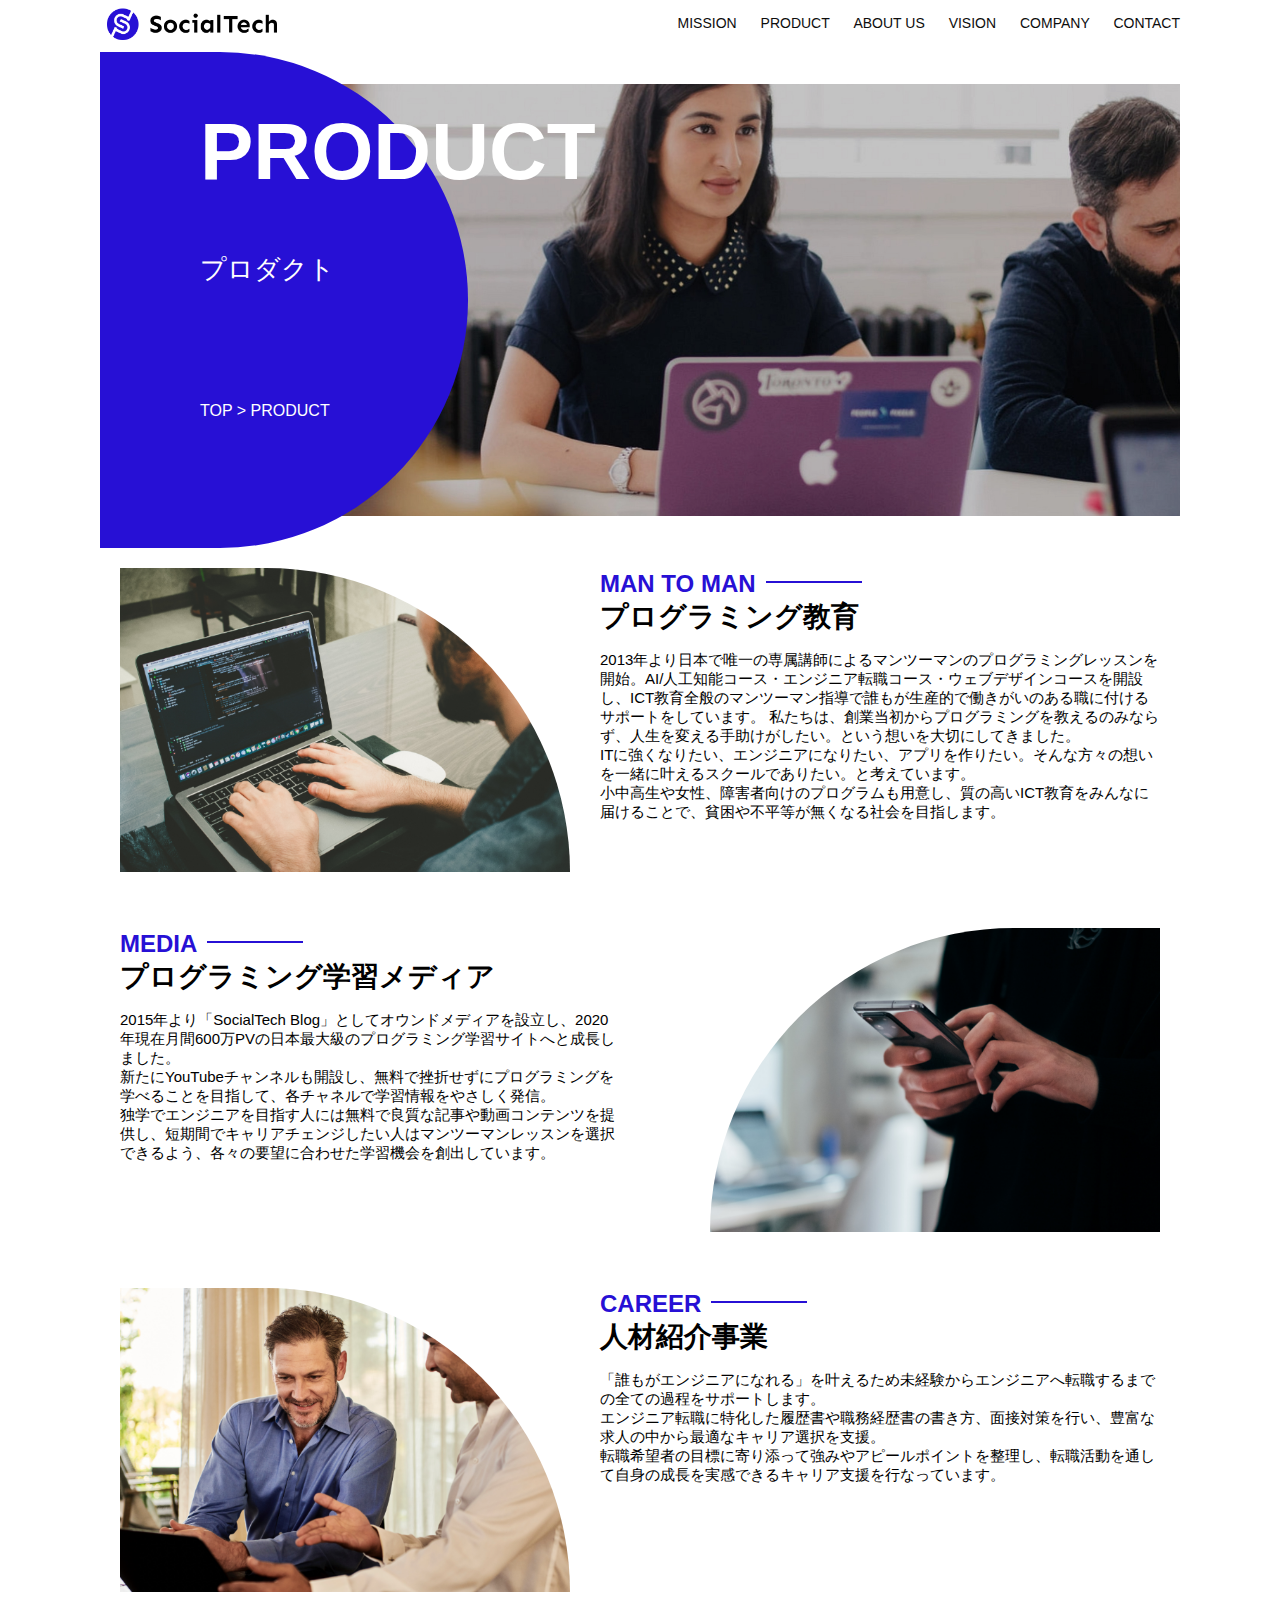
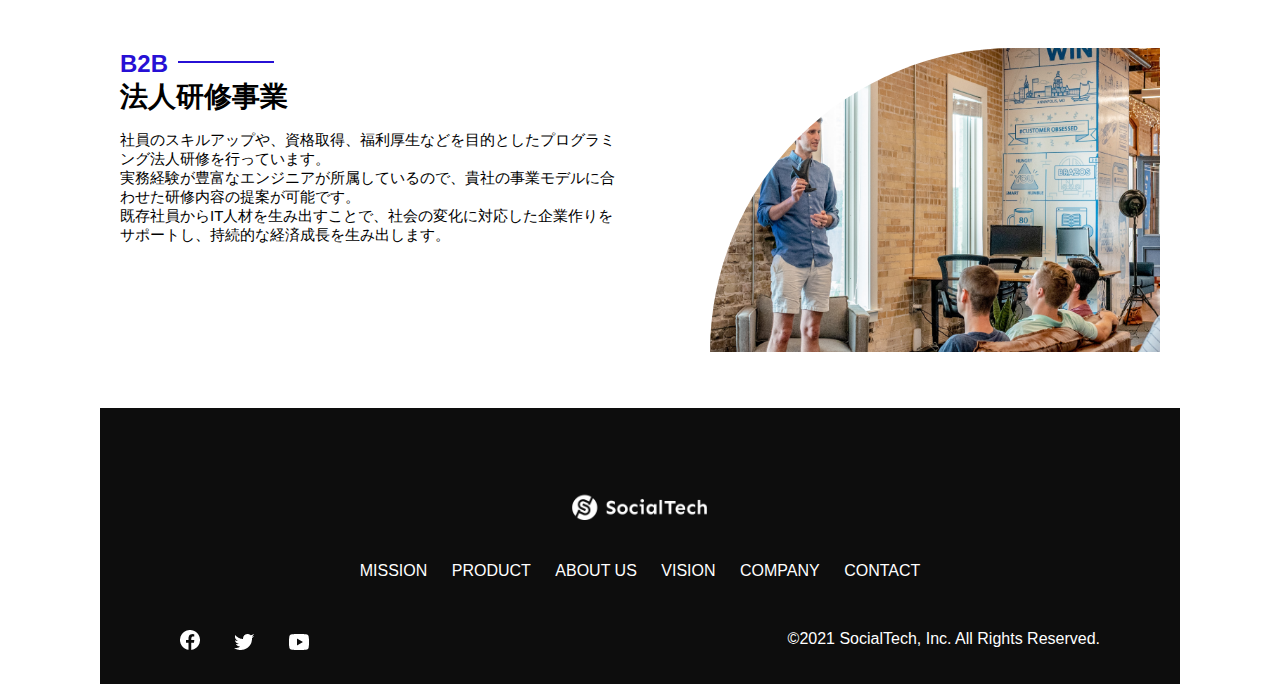
<file: kadai_tutorial_output/product.html>
<!DOCTYPE html>
  <html>
  <head>
    <title>SocialTech -PRODUCT プロダクト-</title>
    <meta charset="UTF-8">
    <meta name="description" content="SocialTechの4つのプロダクトを紹介します">
    <meta name="viewport" content="width=device-width, initial-scale=1.0">
    <link rel="stylesheet" href="style.css">
  </head>
  
  <body>
    <!-- ヘッダー -->
    <header>
      <!-- ロゴ -->
      <a href="index.html" id="logo"><img src="images/logo.png" alt="トップページに戻る"></a>
  
      <!-- PC用ナビゲーション -->
      <nav id="nav-pc">
        <a href="mission.html">MISSION</a>
        <a href="product.html">PRODUCT</a>
        <a href="index.html#aboutus">ABOUT US</a>
        <a href="index.html#vision">VISION</a>
        <a href="index.html#company">COMPANY</a>
        <a href="index.html#contact">CONTACT</a>
      </nav>
  
      <!-- スマホ用メニューボタン -->
      <img id="menu-sp" src="images/button-menu.png" alt="ナビゲーションを開く" onclick="document.getElementById('nav-sp').style.display = 'block'">
  
      <!-- スマホ用ナビゲーション -->
      <nav id="nav-sp">
        <img id="close" src="images/button-close.png" alt="ナビゲーションを閉じる" onclick="document.getElementById('nav-sp').style.display = 'none'">
        <a id="logo-sp" href="index.html" onclick="document.getElementById('nav-sp').style.display = 'none'"><img
            src="images/logo-sp.png" alt="トップページに戻る"></a>
        <a class="menu" href="mission.html" onclick="document.getElementById('nav-sp').style.display = 'none'">MISSION</a>
        <a class="menu" href="product.html" onclick="document.getElementById('nav-sp').style.display = 'none'">PRODUCT</a>
        <a class="menu" href="index.html#aboutus" onclick="document.getElementById('nav-sp').style.display = 'none'">ABOUT
          US</a>
        <a class="menu" href="index.html#vision"
          onclick="document.getElementById('nav-sp').style.display = 'none'">VISION</a>
        <a class="menu" href="index.html#company"
          onclick="document.getElementById('nav-sp').style.display = 'none'">COMPANY</a>
        <a class="menu" href="index.html#contact"
          onclick="document.getElementById('nav-sp').style.display = 'none'">CONTACT</a>
        <div id="sns">
          <a href="https://www.facebook.com/sejuku2013"><img src="images/button-facebook.png" alt="Facebookのリンク"></a>
          <a href="https://twitter.com/samuraijuku"><img src="images/button-twitter.png" alt="Twitterのリンク"></a>
          <a href="https://www.youtube.com/channel/UCCFOQO5aDK0xXam4cUQXT8g"><img src="images/button-youtube.png" alt="YouTubeのリンク"></a>
        </div>
      </nav>
    </header>
    <main>
      <article>

        <section id="product-main">
          <div id="product-title">
            <h1>PRODUCT</h1>
            <span>プロダクト</span>
            <div>TOP > PRODUCT</div>
          </div>
        </section>

        <section class="product-section1">
          <img src="images/product/product-mantoman.png" alt="PCでコードを書く男性">
          <div>
            <h2 class="product-h2">MAN TO MAN</h2>
            <h3 class="product-h3">プログラミング教育</h3>
            <p>
              2013年より日本で唯一の専属講師によるマンツーマンのプログラミングレッスンを開始。AI/人工知能コース・エンジニア転職コース・ウェブデザインコースを開設し、ICT教育全般のマンツーマン指導で誰もが生産的で働きがいのある職に付けるサポートをしています。
              私たちは、創業当初からプログラミングを教えるのみならず、人生を変える手助けがしたい。という想いを大切にしてきました。<br>ITに強くなりたい、エンジニアになりたい、アプリを作りたい。そんな方々の想いを一緒に叶えるスクールでありたい。と考えています。<br>小中高生や女性、障害者向けのプログラムも用意し、質の高いICT教育をみんなに届けることで、貧困や不平等が無くなる社会を目指します。
            </p>
          </div>
        </section>
        <section class="product-section2">
          <div>
            <h2 class="product-h2">MEDIA</h2>
            <h3 class="product-h3">プログラミング学習メディア</h3>
            <p>2015年より「SocialTech
              Blog」としてオウンドメディアを設立し、2020年現在月間600万PVの日本最大級のプログラミング学習サイトへと成長しました。<br>新たにYouTubeチャンネルも開設し、無料で挫折せずにプログラミングを学べることを目指して、各チャネルで学習情報をやさしく発信。<br>独学でエンジニアを目指す人には無料で良質な記事や動画コンテンツを提供し、短期間でキャリアチェンジしたい人はマンツーマンレッスンを選択できるよう、各々の要望に合わせた学習機会を創出しています。
            </p>
          </div>
          <img src="images/product/product-media.png" alt="スマートフォンを操作する人">
        </section>
        <section class="product-section1">
          <img src="images/product/product-career.png" alt="笑顔で話し合う2人の男性">
          <div>
            <h2 class="product-h2">CAREER</h2>
            <h3 class="product-h3">人材紹介事業</h3>
            <p>
              「誰もがエンジニアになれる」を叶えるため未経験からエンジニアへ転職するまでの全ての過程をサポートします。<br>エンジニア転職に特化した履歴書や職務経歴書の書き方、面接対策を行い、豊富な求人の中から最適なキャリア選択を支援。<br>転職希望者の目標に寄り添って強みやアピールポイントを整理し、転職活動を通して自身の成長を実感できるキャリア支援を行なっています。<br>
            </p>
          </div>
        </section>
        <section class="product-section2">
          <div>
            <h2 class="product-h2">B2B</h2>
            <h3 class="product-h3">法人研修事業</h3>
            <p>
              社員のスキルアップや、資格取得、福利厚生などを目的としたプログラミング法人研修を行っています。<br>実務経験が豊富なエンジニアが所属しているので、貴社の事業モデルに合わせた研修内容の提案が可能です。<br>既存社員からIT人材を生み出すことで、社会の変化に対応した企業作りをサポートし、持続的な経済成長を生み出します。
            </p>
          </div>
          <img src="images/product/product-b2b.png" alt="講演中の男性とそれを聴く人々">
        </section>

      </article>
      <footer>
        <div id="footer-logo">
          <img src="images/logo-sp.png" alt="SocialTech">
        </div>
        <div id="footer-link">
          <a href="mission.html">MISSION</a>
          <a href="product.html">PRODUCT</a>
          <a href="index.html#aboutus">ABOUT US</a>
          <a href="index.html#vision">VISION</a>
          <a href="index.html#company">COMPANY</a>
          <a href="index.html#contact">CONTACT</a>
        </div>
        <div id="sns-footer">
          <a href="https://www.facebook.com/sejuku2013"><img src="images/button-facebook.png" alt="Facebookのリンク"></a>
          <a href="https://twitter.com/samuraijuku"><img src="images/button-twitter.png" alt="Twitterのリンク"></a>
          <a href="https://www.youtube.com/channel/UCCFOQO5aDK0xXam4cUQXT8g"><img src="images/button-youtube.png" alt="YouTubeのリンク"></a>
          <span id="copyright">&copy;2021 SocialTech, Inc. All Rights Reserved. </span>
        </div>
      </footer>
    </main>
  </body>
  
  </html>
</file>
<file: kadai_013/style.css>
/* PC、スマホ共通スタイル */
body {
  font-family: "Source Sans Pro", "Hiragino Kaku Gothic ProN", Meiryo, Arial,
    sans-serif;
}

p {
  font-size: 15px;
}

#main-visual>img {
  width: 100%;
}

/*================
PC用のスタイル 
=================*/
@media screen and (min-width: 768px) {
  /* 横幅設定 */
  body {
    max-width: 1080px;
    min-width: 960px;
    margin: 0 auto 0 auto;
  }

  /* ヘッダー */
  header {
    display: flex;
    justify-content: space-between;
  }

  /* ナビゲーションのレイアウト */
  #nav-pc {
    text-align: right;
    font-size: 14px;
    padding-top: 15px;
  }

  /* ナビゲーションのリンクの装飾設定 */
  #nav-pc>a {
    text-decoration: none;
    margin-left: 20px;
  }

  #nav-pc>a:link {
    color: #0d0d0d;
  }

  #nav-pc>a:visited {
    color: #0d0d0d;
  }

  #nav-pc>a:hover {
    color: #0d0d0d;
    text-decoration: underline;
  }

  #nav-pc>a:active {
    color: #0d0d0d;
  }

  #menu-sp {
    display: none;
  }

  #nav-sp {
    display: none;
  }
}


@media screen and (max-width: 767px) {

  body {
    min-width: 375px;
    margin: 0;
  }

  #nav-pc {
    display: none;
  }

  #menu-sp {
    float: right;
    padding: 0;
  }

  #nav-sp {
    background-color: #ce933e;
    position: absolute;
    left: 0;
    top: 0;
    height: 100%;
    width: 100%;
    display: none;
    z-index: 100;
  }

  #close {
    position: absolute;
    top: 20px;
    right: 20px;
  }

  #logo-sp {
    margin: 80px 0 30px 20px;
  }

  #nav-sp > a {
    display: block;
  }

  #nav-sp > a:link {
    color: #ffffff;
  }

  #nav-sp > a:visited {
    color: #ffffff;
  }

  #nav-sp > a:hover {
    color: #ffffff;
  }

  #nav-sp > a:hover {
    color: #ffffff;
  }

  #nav-sp > a:active {
    color: #ffffff;
  }

  #nav-sp > .menu {
    text-decoration: none;
    display: block;
    margin: 0 20px 0 20px;
    height: 44px;
    font-size: 16px;
    background-image: url("images/arrow.png");
    background-repeat: no-repeat;
    background-position: right top;
  }

}
</file>
<file: kadai_tutorial_output/style.css>
/* PC、スマホ共通スタイル */
body {
  font-family: "Source Sans Pro", "Hiragino Kaku Gothic ProN", Meiryo, Arial,
    sans-serif;
}

p {
  font-size: 15px;
}

/*================
PC用のスタイル 
=================*/
@media screen and (min-width: 768px) {

/* 横幅設定 */
body {
  max-width: 1080px;
  min-width: 960px;
  margin: 0 auto 0 auto;
}

/* ヘッダー */
header {
  display: flex;
  justify-content: space-between;
}

/* ナビゲーションのレイアウト */
#nav-pc {
  text-align: right;
  font-size: 14px;
  padding-top: 15px;
}

/* ナビゲーションのリンクの装飾設定 */
#nav-pc>a {
  text-decoration: none;
  margin-left: 20px;
}

#nav-pc>a:link {
  color: #0d0d0d;
}

#nav-pc>a:visited {
  color: #0d0d0d;
}

#nav-pc>a:hover {
  color: #0d0d0d;
  text-decoration: underline;
}

#nav-pc>a:active {
  color: #0d0d0d;
}

#nav-sp,
   #menu-sp {
     display: none;
   }

/* メインビジュアル*/
#main-visual {
  position: relative;
  height: 400px;
}

#main-message {
  position: absolute;
  top: 0;
  left: 0;
  background-color: #2710d5;
  color: #ffffff;
  border-radius: 0 0 476px 0;
  max-width: 620px;
  height: 100%;
  width: 100%;
  z-index: 11;
}

#main-message>h1 {
  font-size: 60px;
  font-weight: bold;
  margin: 100px 0 0 50px;
}

#main-message>p {
  font-size: 28px;
  margin: 0 0 0 50px;
}

#main-visual>img {
  max-width: 620px;
  border-radius: 476px 0 0 0;
  position: absolute;
  top: 0;
  right: 0;
  z-index: 10;
}

/* 見出し */
h2 {
  margin: 40px 0 0 0;
}

h2::after {
  content: url("images/line.png");
  margin-left: 10px;
}

h3 {
  font-size: 27px;
}

/* ミッション */
#mission {
  margin: 80px auto 80px auto;
  width: 100%;
}

#mission-flex {
  width: 100%;
  display: flex;
}

#mission-flex>div {
  width: 50%;
  margin: 20px;
}

#mission-photo {
  width: 100%;
}

#s2dgs {
  margin-top: 50px;
}

/* プロダクト */
#product {
  background-color: #fafafa;
  width: 100%;
  margin: 80px 0 80px 0;
  padding: 10px 40px 0px 40px;
}

/* 外枠 */
#product>div {
  margin-top: 40px;
  display: flex;
}

/* 左のカラム */
#product-left {
  width: 50%;
  margin-right: 20px;
}

/* 右のカラム */
#product-right {
  width: 50%;
  margin-left: 20px;
  margin-top: 80px;
}

/* 画像＋説明の枠 */
#product-left>div {
  position: relative;
  height: 480px;
  margin-right: 20px;
}

#product-right>div {
  position: relative;
  height: 480px;
  margin-left: 20px;
}

/* 画像 */
.product-photo {
  width: 100%;
}

/* 説明文の枠 */
.product-explain {
  background-color: #ffffff;
  position: absolute;
  left: 0;
  top: 280px;
  margin: 0 40px 0 40px;
  padding: 20px;
  box-shadow: 5px 5px 10px rgba(0, 0, 0, 0.05);
}

/* 説明文の英語 */
.product-explain>span {
  color: #2710d5;
  font-weight: bold;
  font-size: 16px;
  margin: 0;
}

/* 説明文の見出し */
.product-explain>h3 {
  margin: 5px 0 5px 0;
}

/* 説明文 */
.product-explain>p {
  margin: 0;
}

/* 「もっとみる」ボタン */
#product-more {
  margin: 0 auto -42px auto;
}

/* ABOUT US */
#aboutus {
  margin: 80px auto 80px auto;
}

/* 3つの組織文化と画像を入れる枠 */
#aboutus>div {
  display: flex;
}

/* 画像 */
.culture-img {
  width: 100%;
  align-self: flex-start;
}

.culture-img2 {
  margin-top: 50px;
  width: 100%;
}

/* 3つの組織文化の表 */
.culture-table {
  max-width: 500px;
  margin-right: 50px;
}

/* 番号 */
.culture-num {
  font-size: 80px;
  color: #2710d5;
  margin: 0 20px 0 0;
}

/* 組織文化英語 */
.culture-en {
  color: #2710d5;
  font-weight: bold;
  font-size: 24px;
  display: block;
}

/* 組織文化日本語 */
.culture-jp {
  font-size: 28px;
  font-weight: bold;
}

/* 説明文 */
.culture-description {
  margin: 0;
}

/* ビジョン */
#vision {
  margin: 80px auto 80px auto;
}

/* セクション内の外枠 */
#vision>div {
  width: 100%;
  display: flex;
  justify-content: space-between;
  flex-wrap: wrap;
}

/* 7つの行動指針の枠 */
.vision-box {
  width: 300px;
  height: 300px;
  margin-bottom: 30px;
  position: relative;
}

.vision-box>img {
  width: 100%;
  height: auto;
  position: absolute;
  top: 0;
  left: 0;
  z-index: 30;
}

.vision-box>span {
  position: absolute;
  top: 0;
  left: 0;
  z-index: 31;
  margin-right: 20px;
}

.vision-box>span>h4 {
  color: #2710d5;
  font-size: 19px;
  margin: 80px 0 0 0;
  Ï
}

.vision-box>span>h4::first-letter {
  font-size: 40px;
}

.vision-box>span>h5 {
  font-size: 20px;
  margin: 0 0 0 0;
}

.vision-box>span>p {
  margin: 10px 0 0 0;
}

#cases {
  margin: 40px auto 40px auto;
  width: 100%;
}

#cases>ul {
  display: flex;
  list-style: none;
  justify-content: center;
}

#cases>ul>li {
  width: 33%;
  margin: 20px;
}

/* カード */
.case-card {
  background-color: #ffffff;
  min-height: 400px;
  box-shadow: 5px 5px 15px rgba(0, 0, 0, 0.2);

}

/* 画像 */
.case-img {
  width: 100%;
}

/* テキスト情報 */
.case-info {
  padding: 10px 20px 10px 20px;
}

.case-name {
  color: #2710d5;
  font-size: 19px;
}

.case-content {
  font-size: 14px;
}


/* 会社概要 */
#company {
  margin: 80px auto 80px auto;
}

#company-table {
  width: 100%;
}

.tableheader {
  text-align: left;
  padding: 20px;
  border-bottom-color: #2710d5;
  border-bottom-width: 1px;
  border-bottom-style: solid;
  width: 100px;
}

.tableheader-first {
  text-align: left;
  padding: 20px;
  border-bottom-color: #2710d5;
  border-bottom-width: 1px;
  border-bottom-style: solid;
  border-top-color: #2710d5;
  border-top-width: 1px;
  border-top-style: solid;
  width: 100px;
}

.cell {
  padding: 30px;
  border-bottom-color: #ececec;
  border-bottom-width: 1px;
  border-bottom-style: solid;
}

.cell-first {
  padding: 30px;
  border-bottom-color: #ececec;
  border-bottom-width: 1px;
  border-bottom-style: solid;
  border-top-color: #ececec;
  border-top-width: 1px;
  border-top-style: solid;
}

#company>iframe {
  width: 100%;
  height: 368px;
  margin-top: 40px;
}

/* お問い合わせ */
#contact {
  margin: 80px auto 80px auto;
}

/* 外枠 */
#contact>form>div {
  display: flex;
  flex-direction: row;
  flex-wrap: wrap;
  padding-bottom: 30px;
}

/* 左列の見出し */
.contact-heading {
  width: 240px;
  align-self: center;
}

/* 見出しのラベル */
.contact-label {
  font-weight: bold;
}

/* 必須 */
.contact-span {
  color: #ce2222;
  margin: 0 0 0 20px;
  font-weight: bold;
}

/* テキストボックス */
.contact-textbox {
  border-top: 0;
  border-left: 0;
  border-right: 0;
  border-bottom-width: 1px;
  border-bottom-color: #707070;
  border-bottom-style: solid;
  background-color: #fafafa;
  width: 400px;
  height: 56px;
}

/* お問い合わせ内容のテキストエリア */
.contact-textarea {
  border-top: 0;
  border-left: 0;
  border-right: 0;
  border-bottom-width: 1px;
  border-bottom-color: #707070;
  border-bottom-style: solid;
  background-color: #fafafa;
  width: 400px;
  height: 200px;
}

/* 個人情報の取り扱い */
details {
  width: 700px;
}

details>div {
  background-color: #fafafa;
  padding: 20px;
}

details>div>span {
  font-weight: bold;
}

/* フッター */
footer {
  background-color: #0d0d0d;
  text-align: center;
  padding: 80px 80px 30px 80px;
}

#footer-logo {
  margin-bottom: 30px;
}

#footer-link {
  margin-bottom: 50px;
}
#footer-link > a {
  text-decoration: none;
  margin: 10px;
}
#footer-link > a:link {
  color: #ffffff;
}
#footer-link > a:visited {
  color: #ffffff;
}
#footer-link > a:hover {
  color: #ffffff;
  text-decoration: underline;
}
#footer-link > a:active {
  color: #ffffff;
}

#sns-footer {
  text-align: left;
  width: 100%;
}

#sns-footer > a {
  margin-right: 30px;
}

#copyright {
  color: #ffffff;
  float: right;
}


#mission-main {
  height: 496px;
  width: 100%;
  background-image: url("images/mission/mission-main.png");
  background-repeat: no-repeat;
  background-position-y: center;
}

#mission-title {
  background-color: #2710d5;
  width: 368px;
  color: #ffffff;
  height: 496px;
  border-radius: 0 248px 248px 0;
  position: relative;
}

#mission-title > h1 {
  position: absolute;
  top: 0;
  left: 100px;
  font-size: 80px;
}

#mission-title > span {
  position: absolute;
  top: 200px;
  left: 100px;
  font-size: 26px;
}

#mission-title > div {
  position: absolute;
  top: 350px;
  left: 100px;
  font-size: 16px;
}

#mission-s2dgs {
  width: 100%;
  margin: 20px;
}

.mission-h2 {
  color: #2710d5;
  font-size: 40px;
}

.mission-h2::after {
  content: none;
}

#mission-5goals {
  margin: 20px;
  display: flex;
}

#mission-5goals > div {
  flex-grow: 1;
  padding: 20px;
}

#mission-5goals > div > div {
  margin-bottom: 40px;
}

.fivegoals-image-right {
  float: right;
  margin: 20px;
}

.fivegoals-image-left {
  float: left;
  margin: 20px;
}

.fivegoals-number {
  color: #2710d5;
  font-size: 48px;
  margin: 0;
}

.fivegoals-h3 {
  font-size: 28px;
  margin: 0;
}

.fivegoals-p {
  margin: 0;
}


#product-main {
  height: 496px;
  width: 100%;
  background-image: url("images/product/product-main.png");
  background-repeat: no-repeat;
  background-position-y: center;
}

#product-title {
  background-color: #2710d5;
  width: 368px;
  color: #ffffff;
  height: 496px;
  border-radius: 0 248px 248px 0;
  position: relative;
}
#product-title > h1 {
  position: absolute;
  top: 0;
  left: 100px;
  font-size: 80px;
}

#product-title > span {
  position: absolute;
  top: 200px;
  left: 100px;
  font-size: 26px;
}

#product-title > div {
  position: absolute;
  top: 350px;
  left: 100px;
  font-size: 16px;
}

.product-section1 {
  position: relative;
  margin: 20px;
  height: 340px;
}

.product-section1 > img {
  position: absolute;
  top: 0;
  left: 0;
  width: 450px;
  margin: 0 40px 30px 0;
  border-radius: 0 432px 0 0;
}

.product-section1 > div {
  position: absolute;
  top: 0;
  left: 480px;
}

/* セクション2 */
.product-section2 {
  position: relative;
  margin: 20px;
  height: 340px;
}

.product-section2 > img {
  position: absolute;
  top: 0;
  right: 0;
  width: 450px;
  margin: 0 0 30px 40px;
  border-radius: 432px 0 0 0;
}

.product-section2 > div {
  width: 500px;
  position: absolute;
  top: 0;
  left: 0;
}

.product-h2 {
  color: #2710d5;
  font-size: 24px;
  margin: 0;
}

.product-h3 {
  font-size: 28px;
  margin: 0;
}

}

/*====================
スマートフォン用のスタイル
=====================*/
@media screen and (max-width: 767px) {

  body {
    min-width: 375px;
    margin: 0;
  }

   #nav-pc {
    display: none;
  }

    #menu-sp {
    float: right;
    padding: 0;
  }

  #nav-sp {
    background-color: #2710d5;
    position: absolute;
    left: 0;
    top: 0;
    height: 100%;
    width: 100%;
    display: none;
    z-index: 100;
  }

  #close {
    position: absolute;
    top: 20px;
    right: 20px;
  }

  #logo-sp {
    margin: 80px 0 30px 20px;
  }

  #nav-sp > a {
    display: block;
  }
  #nav-sp > a:link {
    color: #ffffff;
  }
  #nav-sp > a:visited {
    color: #ffffff;
  }
  #nav-sp > a:hover {
    color: #ffffff;
    text-decoration: underline;
  }
  #nav-sp > a:active {
    color: #ffffff;
  }
  #nav-sp > .menu {
    text-decoration: none;
    display: block;
    margin: 0 20px 0 20px;
    height: 44px;
    font-size: 16px;
    background-image: url("images/arrow.png");
    background-repeat: no-repeat;
    background-position: right top;
  }

  #sns {
    position: absolute;
    bottom: 20px;
    left: 20px;
  }
  #sns > a {
    margin-right: 30px;
  }

  #main-visual {
    position: relative;
    height: 470px;
    width: 100%;
    overflow: hidden;
  }
  #main-visual > div {
    position: absolute;
    top: 0;
    left: 0;
    background-color: #2710d5;
    color: white;
    border-radius: 0 0 476px 0;
    text-align: center;
    height: 280px;
    width: 100%;
    z-index: 11;
  }
  #main-visual > div > h1 {
    font-size: 28px;
    margin: 90px 0 0 0;
  }

  #main-visual > div > p {
    margin: 0;
  }

  #main-visual > img {
    width: 100%;
    border-radius: 476px 0 0 0;
    z-index: 10;
    position: absolute;
    bottom: 0;
    right: 0;
  }

  h2::after {
    content: url("images/line.png");
    margin-left: 10px;
  }

  h3 {
    font-size: 24px;
    margin: 10px 0 0 0;
  }

  #mission {
    margin: 20px;
  }

  #mission-photo {
    width: 100%;
  }

  #s2dgs {
    width: 100%;
  }

  #product {
    background-color: #fafafa;
    padding-top: 10px;
  }

  #product h2 {
    margin-left: 20px;
  }

  #product-left,
  #product-right {
    margin-right: 20px;
    margin-left: 20px;
  }

  #product-left > div,
   #product-right > div {
     position: relative;
     height: 540px;
   }
 
   .product-explain {
     background-color: #ffffff;
     position: absolute;
     left: 0;
     bottom: 50px;
     padding: 20px;
     box-shadow: 5px 5px 10px rgba(0, 0, 0, 0.05);
   }
 
   .product-explain > span {
     color: #2710d5;
     font-weight: bold;
     font-size: 16px;
     margin: 0px;
   }
 
   .product-explain > h3 {
     margin: 10px 0 10px 0;
   }

   .product-photo {
    width: 100%;
  }

  #product-more > img {
    margin: 0 0 -42px 20px;
  }

  #aboutus {
    margin: 80px 20px 80px 20px;
  }

  #aboutus > div {
    display: flex;
    flex-direction: column;
  }

  .culture-table {
    width: 100%;
    padding-right: 20px;
    order: 2;
  }
  .culture-img {
    width: 100%;
    order: 1;
  }

  .culture-img2 {
    width: 100%;
  }

  .culture-num {
    font-size: 80px;
    color: #2710d5;
  }

  .culture-en {
    color: #2710d5;
    font-weight: bold;
    font-size: 24px;
    display: block;
  }

  .culture-jp {
    display: block;
  }

  .culture-description {
    margin: 0;
  }


  #vision {
    margin: 80px 20px 80px 20px;
  }

  .vision-box {
    width: 300px;
    height: 300px;
    margin-bottom: 30px;
    position: relative;
  }

  .vision-box > img {
    width: 100%;
    height: auto;
    position: absolute;
    top: 0;
    left: 0;
    z-index: 30;
  }

  .vision-box > span {
    position: absolute;
    top: 0;
    left: 0;
    z-index: 31;
    margin-right: 20px;
  }

  .vision-box > span > h4 {
    color: #2710d5;
    font-size: 19px;
    margin: 60px 0 0 0;
  }

  .vision-box > span > h5 {
    font-size: 20px;
    margin: 0 0 0 0;
  }
  .vision-box > span > p {
    margin: 10px 0 0 0;
  }

  #company {
    margin: 0 20px 0 20px;
  }

  #company > h3 {
    margin-bottom: 20px;
  }

  #company > table {
    width: 100%;
  }

  .tableheader-first {
    text-align: left;
    padding: 20px;
    border-bottom-color: #2710d5;
    border-bottom-width: 1px;
    border-bottom-style: solid;
    border-top-color: #2710d5;
    border-top-width: 1px;
    border-top-style: solid;
    width: 50px;
  }
  .tableheader {
    text-align: left;
    padding: 20px;
    border-bottom-color: #2710d5;
    border-bottom-width: 1px;
    border-bottom-style: solid;
    width: 50px;
  }

  .cell {
    padding: 20px;
    border-bottom-color: #ececec;
    border-bottom-width: 1px;
    border-bottom-style: solid;
  }
  .cell-first {
    padding: 20px;
    border-bottom-color: #ececec;
    border-bottom-width: 1px;
    border-bottom-style: solid;
    border-top-color: #ececec;
    border-top-width: 1px;
    border-top-style: solid;
  }

  #company > iframe {
    width: 100%;
    height: 240px;
    margin: 40px 0 0 0;
  }


  #contact {
    margin: 80px 20px 80px 20px;
  }

  #contact > h3 {
    margin-bottom: 20px;
  }

  #contact > form > div {
    margin-bottom: 20px;
  }

  .contact-heading {
    margin-bottom: 20px;
  }

  .contact-label {
    font-weight: bold;
  }

  .contact-span {
    color: #ce2222;
    margin: 0 0 0 20px;
    font-weight: bold;
  }

  .contact-textbox {
    height: 56px;
    border-top: 0;
    border-left: 0;
    border-right: 0;
    background-color: #fafafa;
    border-bottom-color: #707070;
    border-bottom-width: 1px;
    border-style: solid;
    min-width: 300px;
    width: 100%;
  }

  .contact-textarea {
    height: 150px;
    border-top: 0;
    border-left: 0;
    border-right: 0;
    background-color: #fafafa;
    width: 100%;
  }

  .radiobutton {
    margin-bottom: 20px;
  }

  .radiobutton + label::after {
    content: "\A";
    white-space: pre;
  }


  footer {
    background-color: #0d0d0d;
    padding: 30px 20px 50px 20px;
  }

  #footer-logo {
    margin-bottom: 30px;
  }

  #footer-link {
    margin-bottom: 50px;
  }
  #footer-link > a {
    text-decoration: none;
    margin: 0 20px 30px 0;
    display: block;
    background-image: url("images/arrow.png");
    background-repeat: no-repeat;
    background-position: right top;
  }
  #footer-link > a:link {
    color: #ffffff;
  }
  #footer-link > a:visited {
    color: #ffffff;
  }
  #footer-link > a:hover {
    color: #ffffff;
    text-decoration: underline;
  }
  #footer-link > a:active {
    color: #ffffff;
  }

  #sns-footer > a {
    margin-right: 30px;
  }

  #copyright {
    font-size: 12px;
    display: block;
    margin-top: 30px;
    color: #ffffff;
  }


  #mission-main {
    height: 256px;
    width: 100%;
    background-image: url("images/mission/mission-main.png");
    background-repeat: no-repeat;
    background-position-y: center;
    background-size: auto 208px;
  }

  #mission-title {
    background-color: #2710d5;
    width: 136px;
    color: #ffffff;
    height: 256px;
    border-radius: 0 248px 248px 0;
    position: relative;
  }
  #mission-title > h1 {
    position: absolute;
    top: 0;
    left: 20px;
    font-size: 40px;
  }

  #mission-title > span {
    position: absolute;
    top: 110px;
    left: 20px;
    font-size: 18px;
  }

  #mission-title > div {
    position: absolute;
    top: 180px;
    left: 20px;
    font-size: 13px;
  }

  #mission-s2dgs {
    margin: 20px;
  }

  .mission-h2 {
    color: #2710d5;
    font-size: 38px;
    margin: 0px;
  }

  .mission-h2::after {
    content: none;
  }

  #mission-s2dgs > img {
    width: 100%;
  }

  #mission-5goals {
    margin: 20px;
  }

  #mission-5goals > div > div {
    margin-bottom: 40px;
  }

  #s2dgs-image {
    width: 100%;
  }
  .fivegoals-image-right {
    margin: 20px auto 20px auto;
    display: block;
  }

  .fivegoals-image-left {
    margin: 20px auto 20px auto;
    display: block;
  }

  .fivegoals-number {
    color: #2710d5;
    font-size: 48px;
    margin: 0;
  }

  .fivegoals-h3 {
    font-size: 28px;
    margin: 0;
  }
  .fivegoals-p {
    margin: 0;
  }


  #product-main {
    height: 256px;
    width: 100%;
    background-image: url("images/product/product-main.png");
    background-repeat: no-repeat;
    background-position-y: center;
    background-size: auto 208px;
  }

  #product-title {
    background-color: #2710d5;
    width: 136px;
    color: #ffffff;
    height: 256px;
    border-radius: 0 248px 248px 0;
    position: relative;
  }
  #product-title > h1 {
    position: absolute;
    top: 0;
    left: 20px;
    font-size: 40px;
  }

  #product-title > span {
    position: absolute;
    top: 110px;
    left: 20px;
    font-size: 18px;
  }

  #product-title > div {
    position: absolute;
    top: 180px;
    left: 20px;
    font-size: 13px;
  }

  product-section1 {
    margin: 20px;
  }

  .product-section1 > img {
    width: 100%;
    border-radius: 0 300px 0 0;
  }
  
  .product-section2 {
    margin: 20px;
    display: flex;
    flex-direction: column;
  }

  .product-section2 > img {
    order: 1;
    width: 100%;
    border-radius: 300px 0 0 0;
  }

  .product-section2 > div {
    order: 2;
  }

  .product-h2 {
    color: #2710d5;
    font-size: 24px;
    margin: 0;
  }

  .product-h3 {
    font-size: 28px;
    margin: 0;
  }

}
</file>
